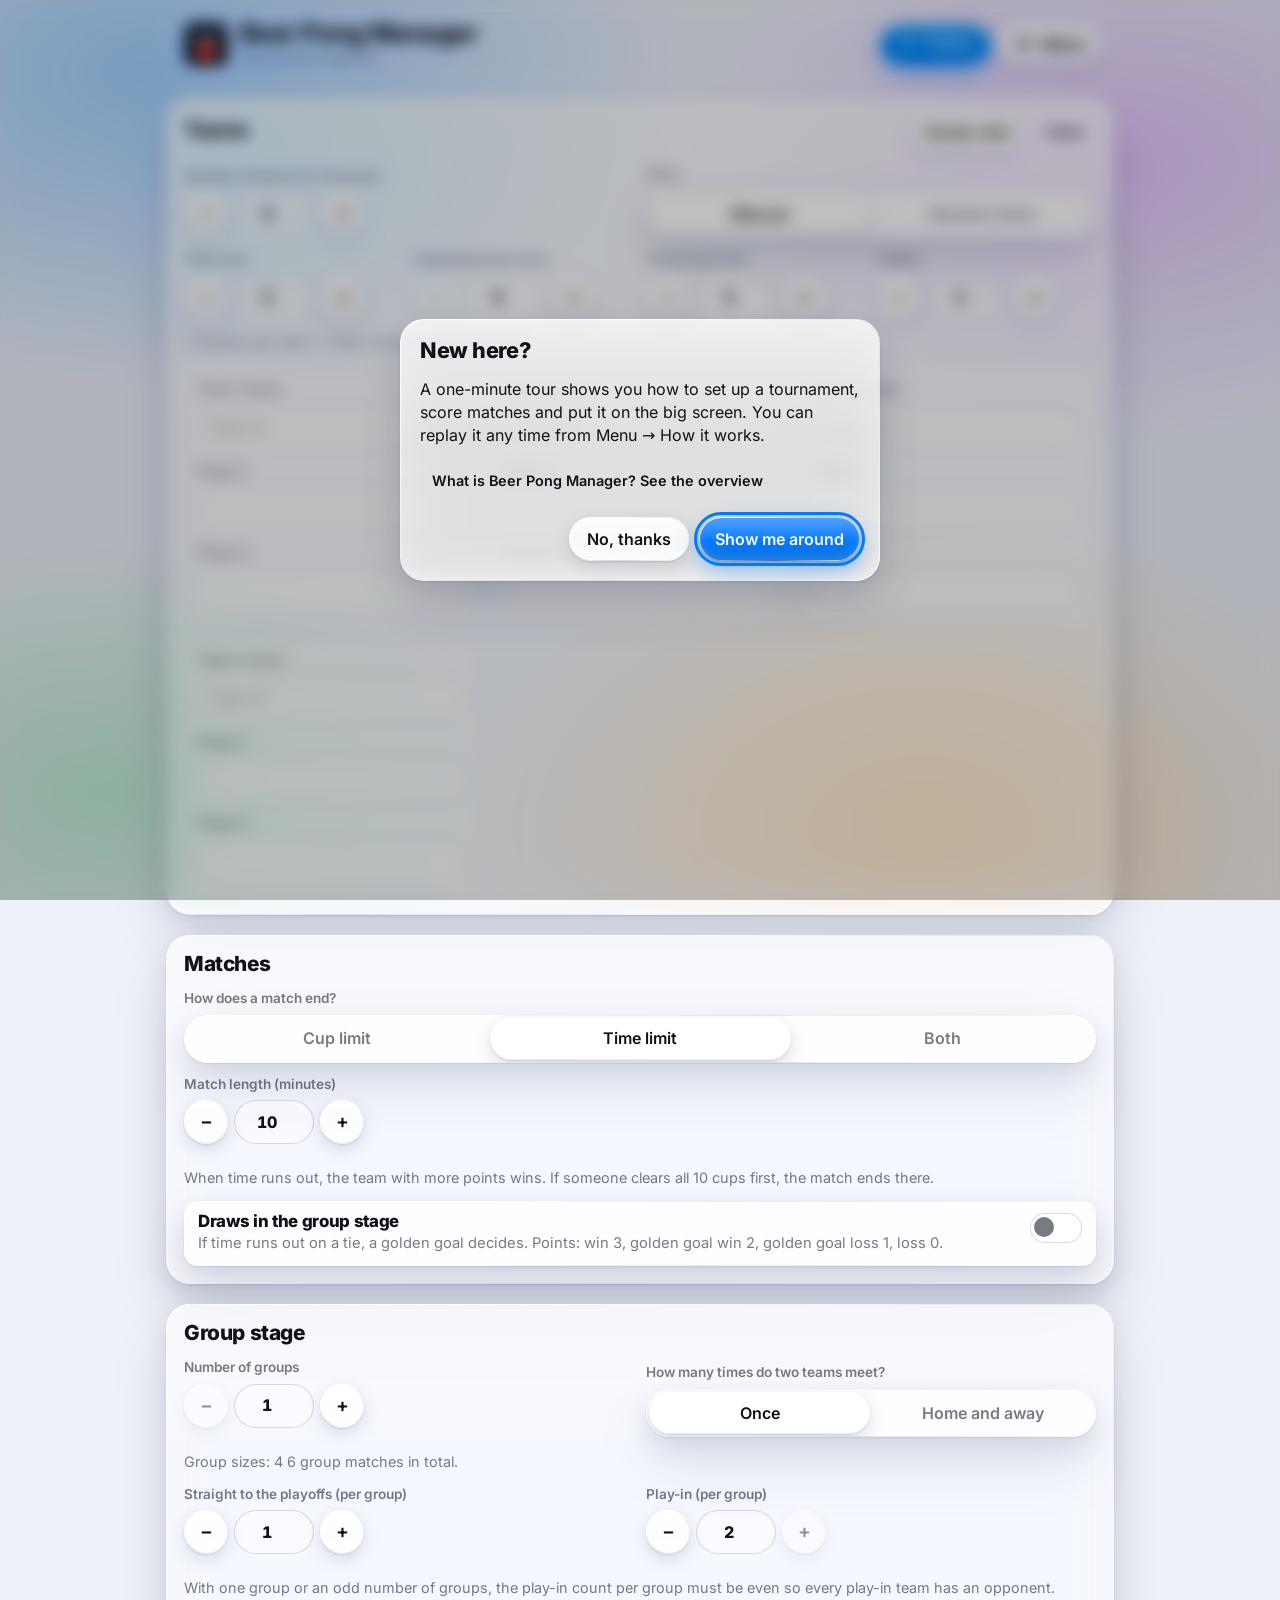
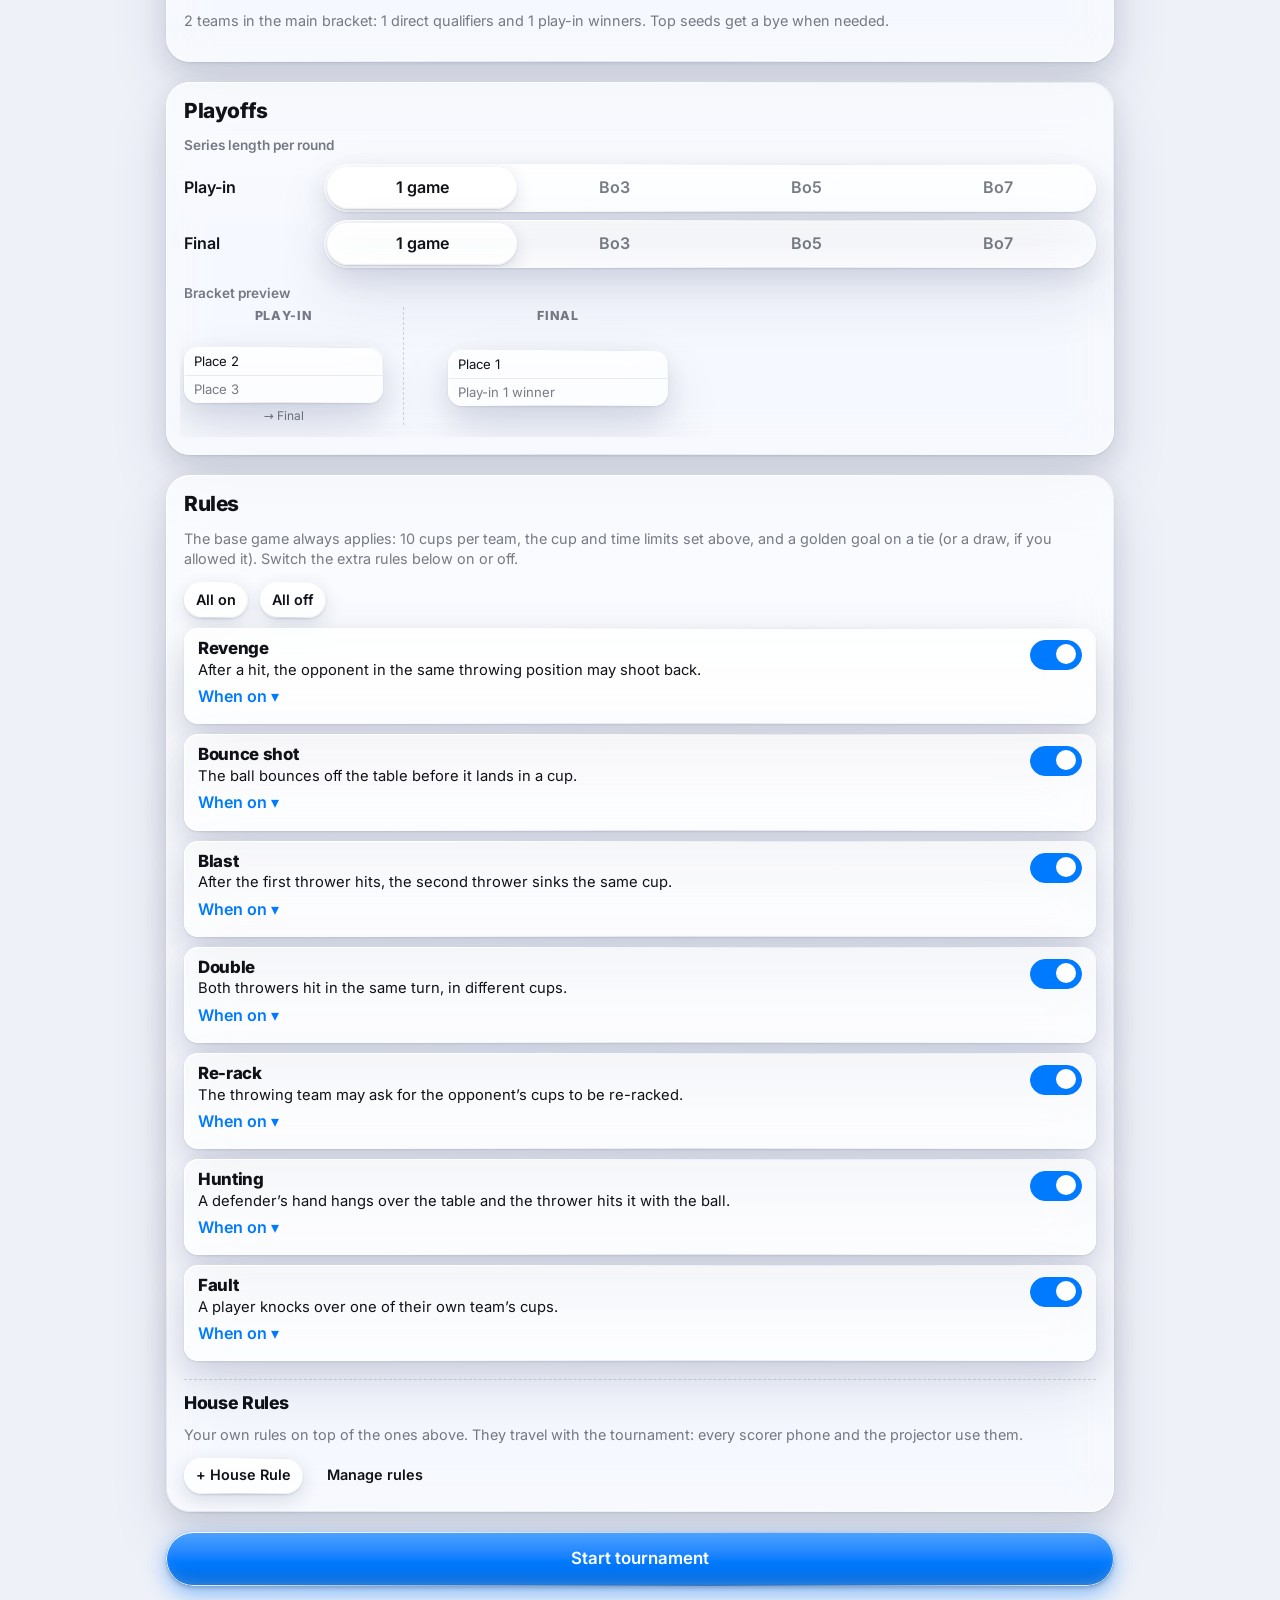
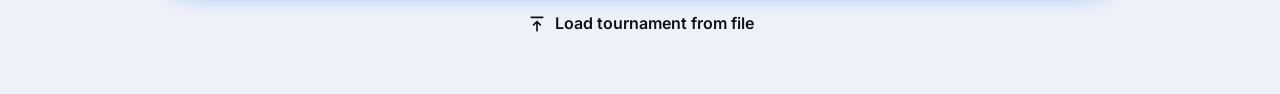
<file: index.html>
<!doctype html>
<html lang="hu">
  <head>
    <meta charset="UTF-8" />
    <meta name="viewport" content="width=device-width, initial-scale=1.0, viewport-fit=cover" />
    <title>Beer Pong Manager</title>
    <meta name="description" content="Beer pong tournament organizer: live match scoring, standings, playoffs and an awards gala." />
    <meta name="theme-color" content="#090b12" />
    <link rel="icon" type="image/png" href="icons/favicon-64.png" />
    <link rel="apple-touch-icon" href="icons/apple-touch-icon.png" />
    <script type="module" crossorigin src="./assets/index-BlAuogKB.js"></script>
    <link rel="stylesheet" crossorigin href="./assets/index-BD3BTIBm.css">
  <link rel="manifest" href="./manifest.webmanifest"></head>
  <body>
    <div id="root"></div>
  </body>
</html>
</file>
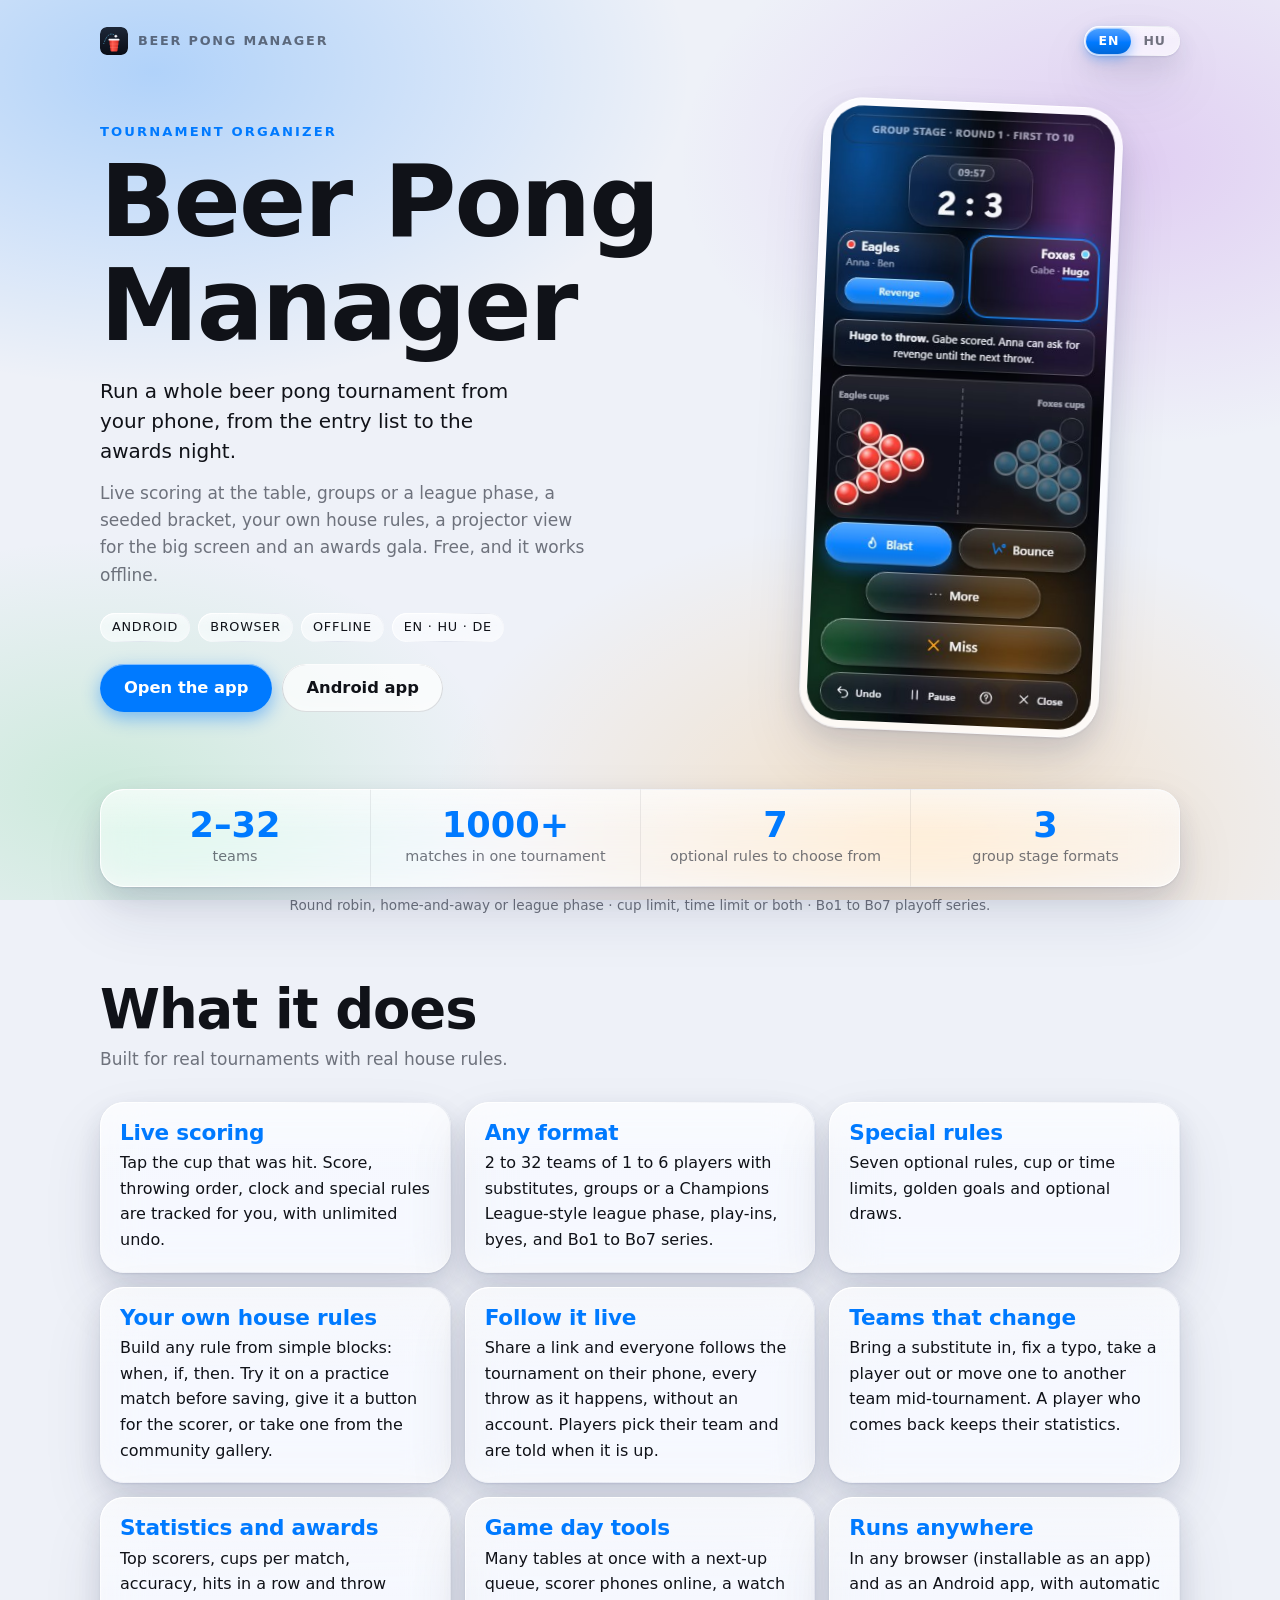
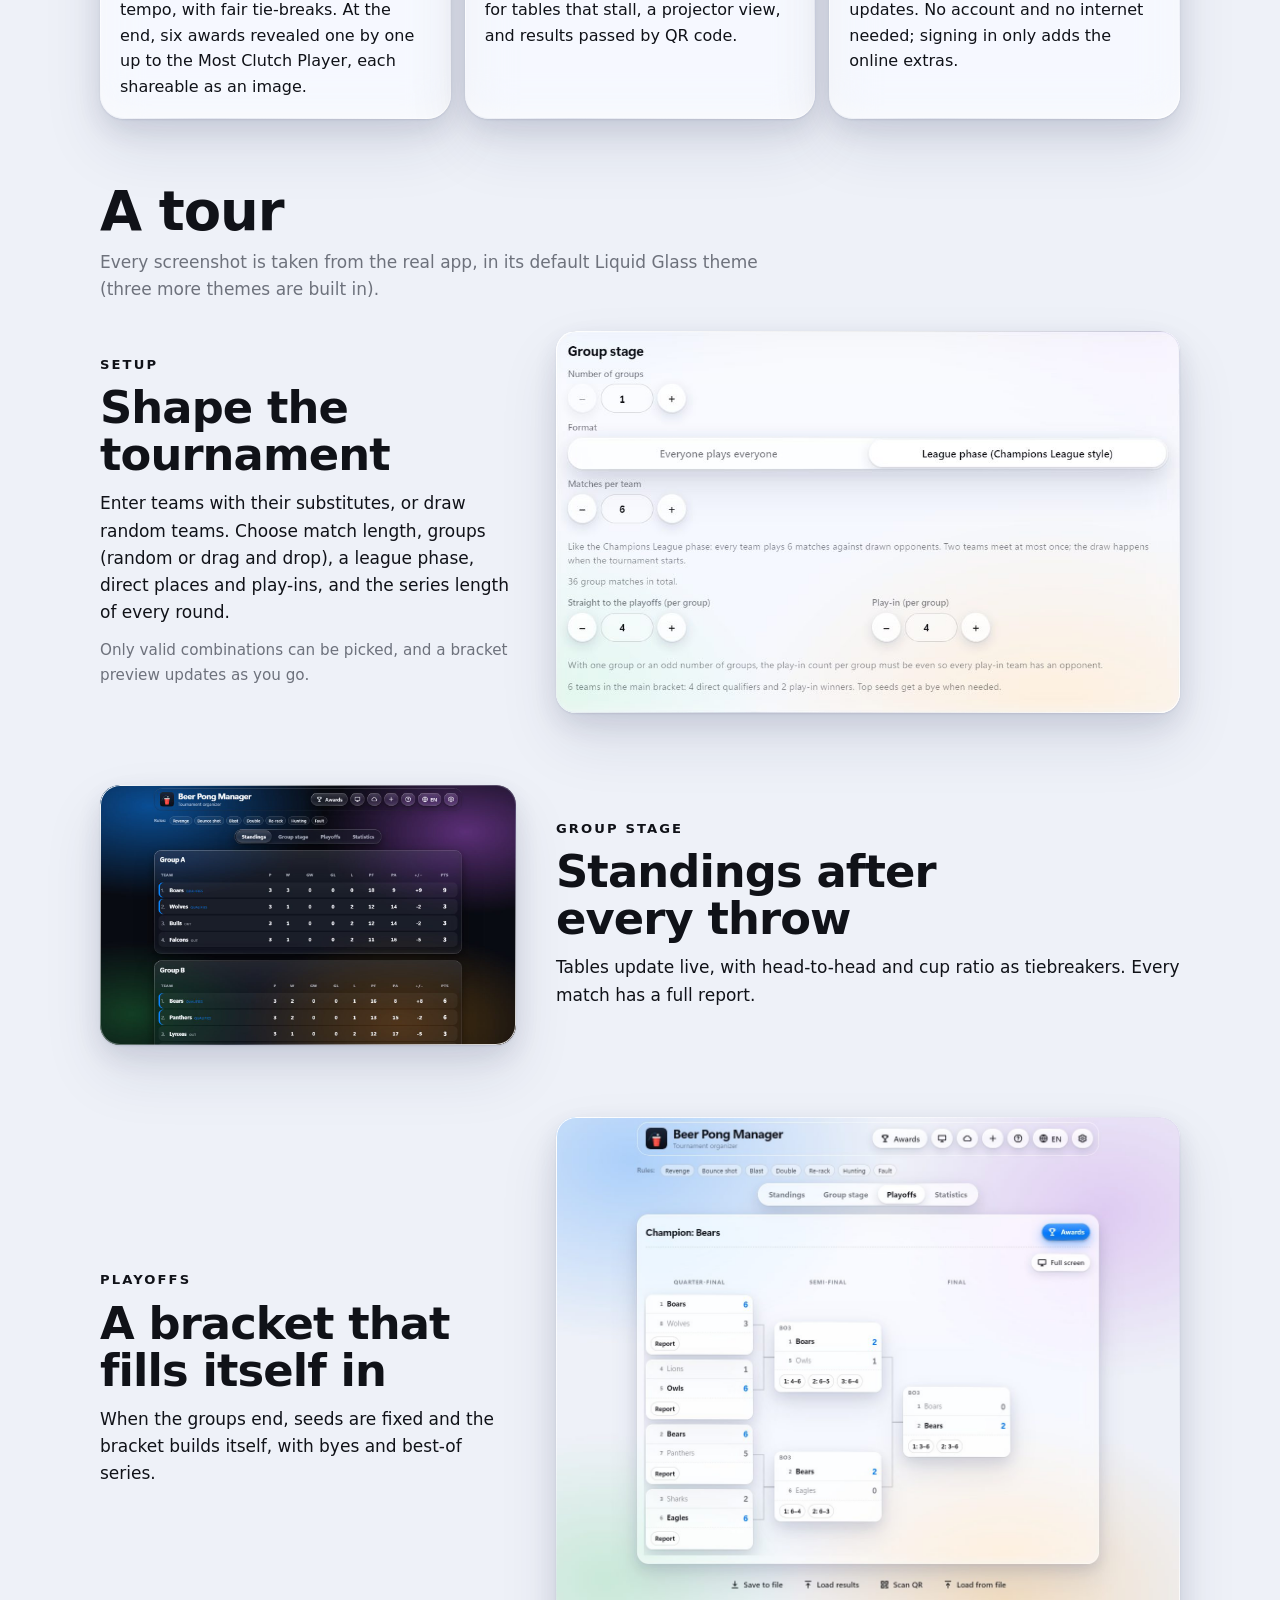
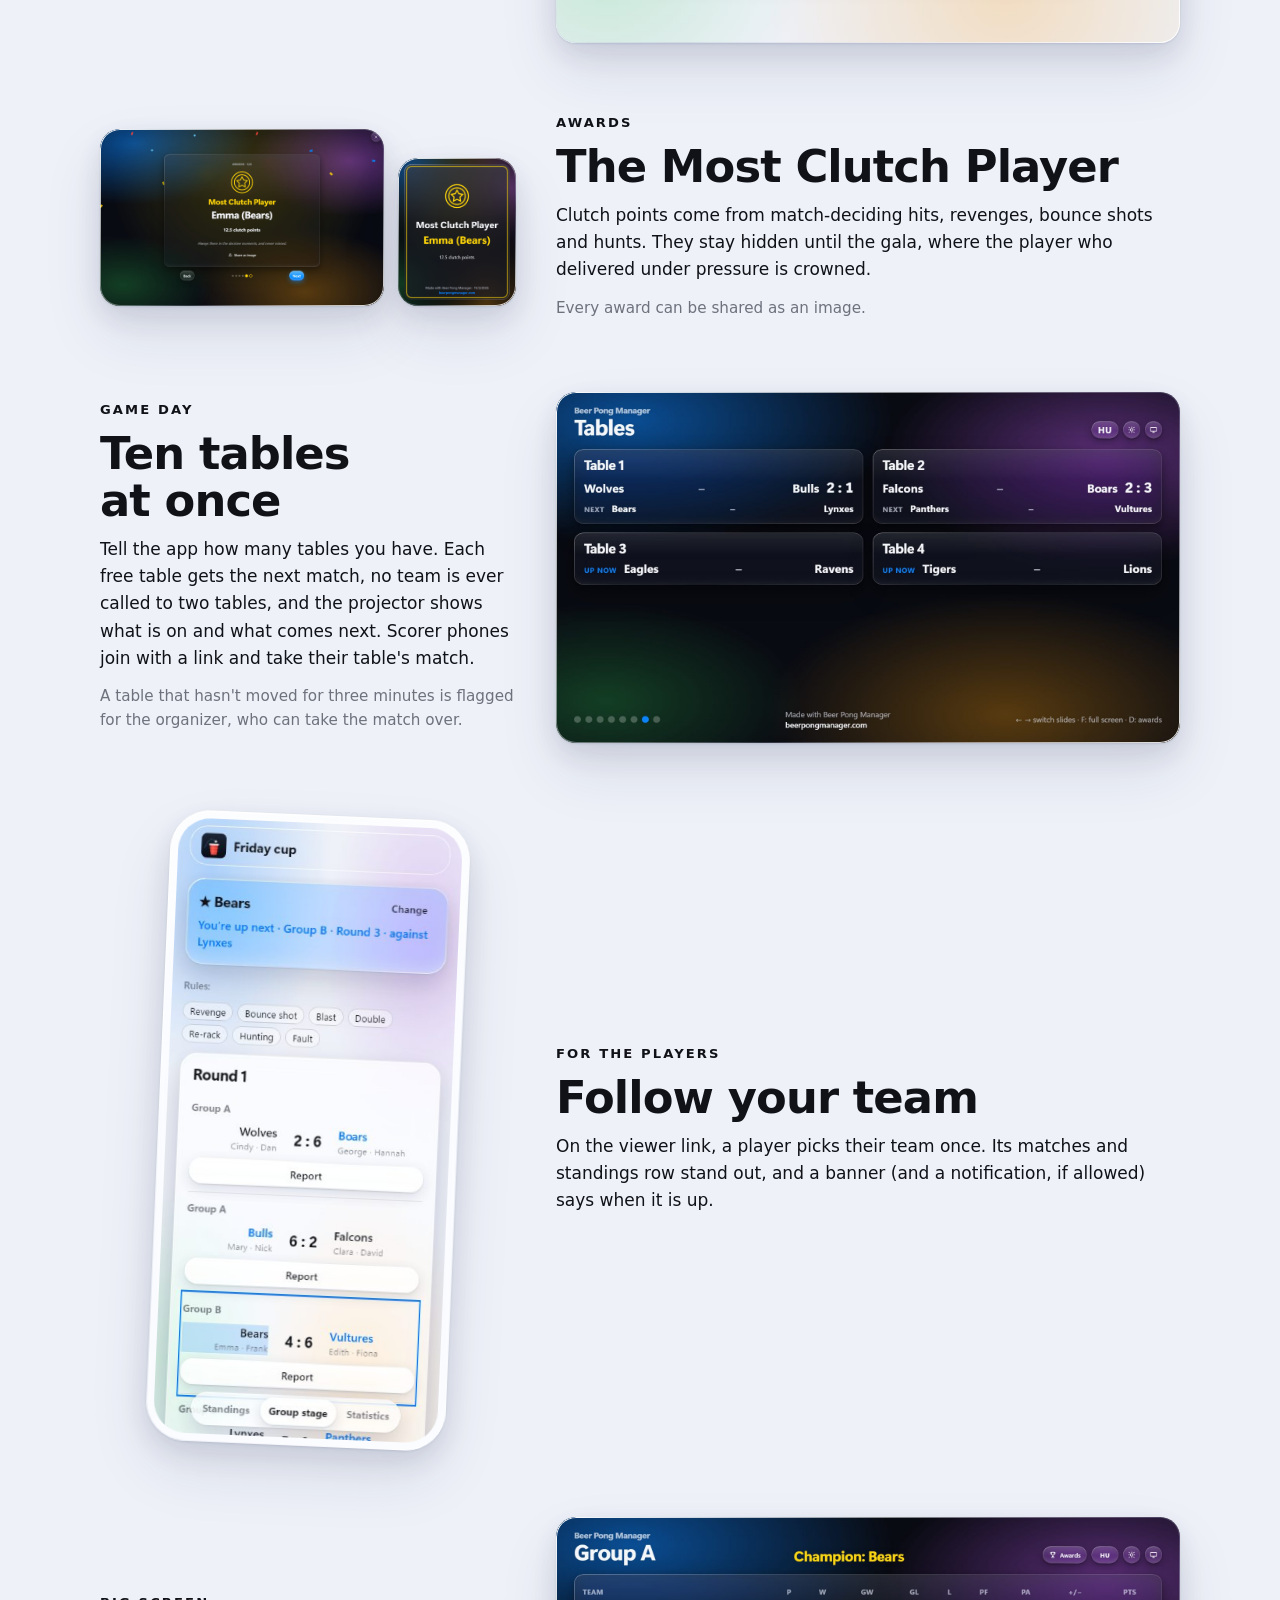
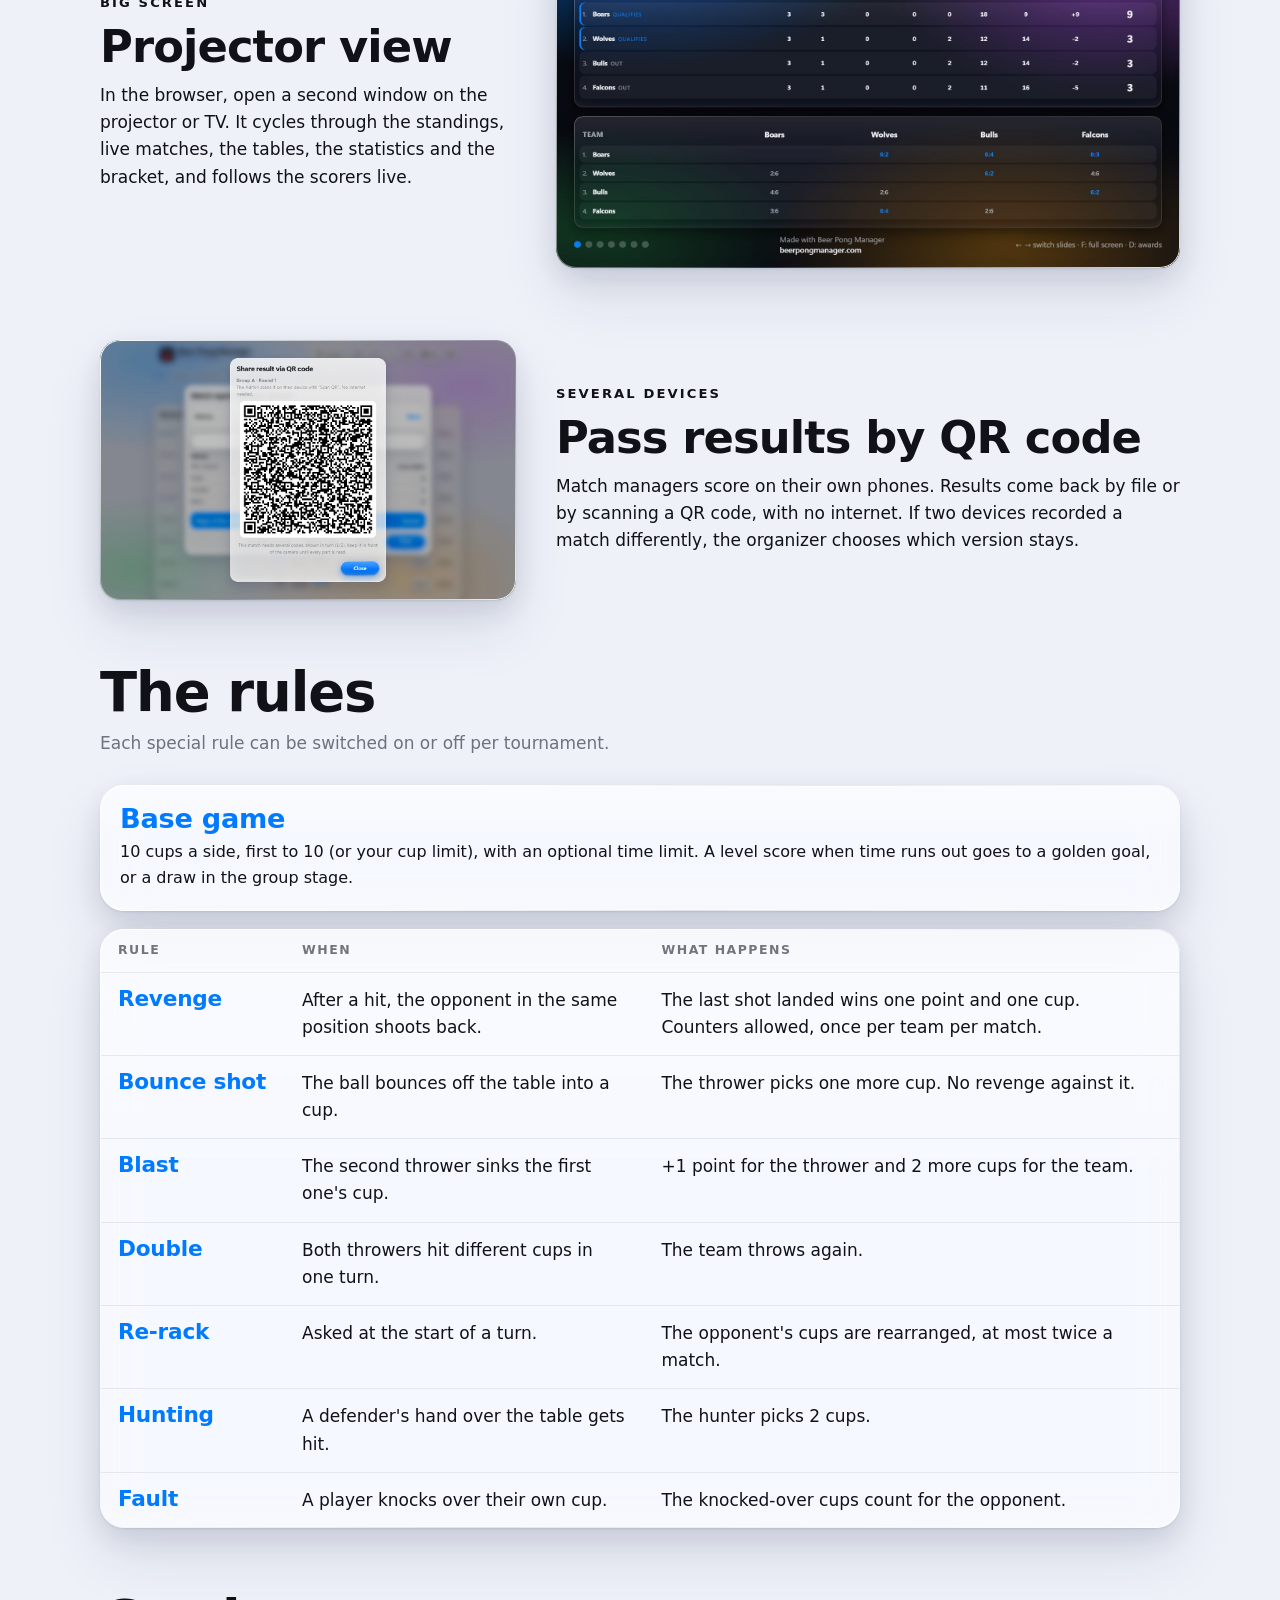
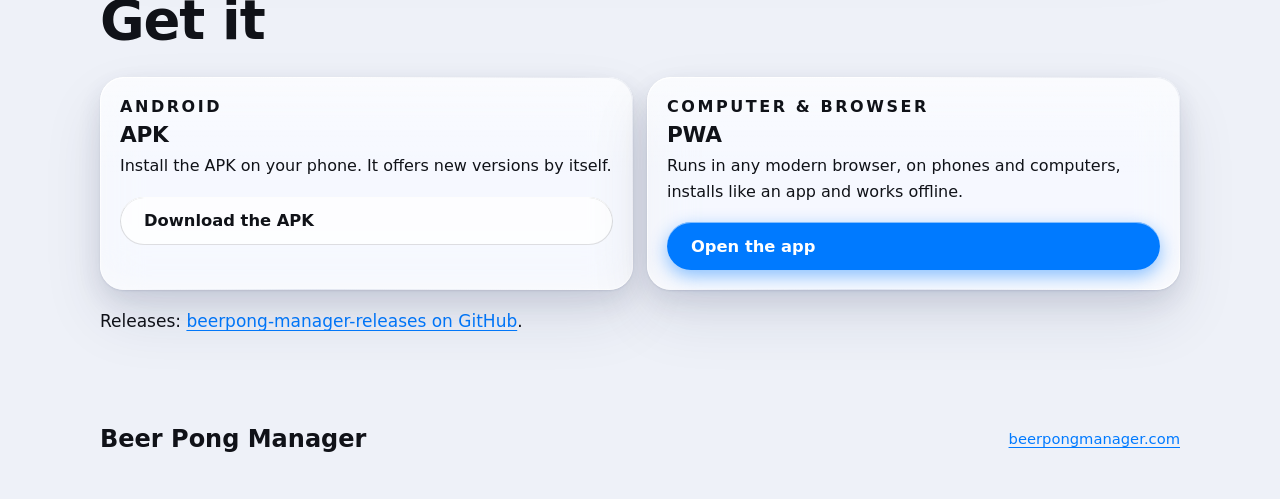
<file: about/index.html>
<!doctype html>
<html lang="en" data-lang="en">
<head>
<meta charset="utf-8">
<meta name="viewport" content="width=device-width, initial-scale=1, viewport-fit=cover">
<title>Beer Pong Manager · run a beer pong tournament from your phone</title>
<meta name="description" content="Run a whole beer pong tournament from your phone: live scoring at the table, groups or a league phase, a seeded bracket, your own house rules, a projector view and an awards gala. Free, works offline.">
<link rel="canonical" href="https://beerpongmanager.com/about/">
<link rel="icon" href="../icons/favicon-64.png">
<link rel="apple-touch-icon" href="../icons/apple-touch-icon.png">
<meta property="og:type" content="website">
<meta property="og:site_name" content="Beer Pong Manager">
<meta property="og:title" content="Beer Pong Manager · run a beer pong tournament from your phone">
<meta property="og:description" content="Live scoring at the table, a bracket that fills itself in, your own house rules and an awards gala. Free, in the browser and on Android.">
<meta property="og:url" content="https://beerpongmanager.com/about/">
<meta property="og:image" content="https://beerpongmanager.com/about/img/og.jpg">
<meta property="og:image:width" content="1200">
<meta property="og:image:height" content="630">
<meta name="twitter:card" content="summary_large_image">
</head>
<body>
<style>
  /* Layout: a poster for the app in its Liquid Glass look: hero with the phone shot, then a tour that alternates text and screenshots, a rules board, and how to get it. Frosted glass panels over a soft colour backdrop, dark-first, light in light mode. */
  :root {
    --bg: #090b12;
    --backdrop: radial-gradient(60% 50% at 12% 8%, rgba(10, 132, 255, 0.5), transparent 70%),
      radial-gradient(50% 45% at 88% 18%, rgba(191, 90, 242, 0.4), transparent 70%),
      radial-gradient(55% 50% at 72% 92%, rgba(255, 159, 10, 0.28), transparent 70%),
      radial-gradient(45% 40% at 8% 88%, rgba(48, 209, 88, 0.22), transparent 70%);
    --board: rgba(28, 30, 40, 0.5);
    --surface: rgba(28, 30, 40, 0.62);
    --ink: #f5f7fb;
    --muted: rgba(235, 240, 255, 0.66);
    --line: rgba(255, 255, 255, 0.12);
    --line-strong: rgba(255, 255, 255, 0.26);
    --beer: #0a84ff;
    --on-beer: #ffffff;
    --home: #ff453a;
    --away: #64d2ff;
    --sheen: linear-gradient(180deg, rgba(255, 255, 255, 0.09), rgba(255, 255, 255, 0) 42%);
    --edge: linear-gradient(140deg, rgba(255, 255, 255, 0.6), rgba(255, 255, 255, 0.14) 28%, rgba(255, 255, 255, 0.04) 55%, rgba(255, 255, 255, 0.3));
    --rim: inset 0 1px 0 rgba(255, 255, 255, 0.22), inset 0 -18px 30px -24px rgba(255, 255, 255, 0.16);
    --shadow: 0 1px 2px rgba(0, 0, 0, 0.3), 0 10px 28px rgba(0, 0, 0, 0.32), 0 28px 64px rgba(0, 0, 0, 0.22);
    --f-display: -apple-system, BlinkMacSystemFont, 'SF Pro Display', 'Segoe UI Variable Display', 'Segoe UI', 'Inter', system-ui, sans-serif;
    --f-body: -apple-system, BlinkMacSystemFont, 'SF Pro Text', 'Segoe UI Variable Text', 'Segoe UI', 'Inter', system-ui, sans-serif;
    --f-num: -apple-system, BlinkMacSystemFont, 'SF Pro Rounded', 'SF Pro Display', 'Segoe UI Variable Display', 'Segoe UI', system-ui, sans-serif;
    color-scheme: dark;
  }
  @media (prefers-color-scheme: light) {
    :root:not([data-theme="dark"]) {
      --bg: #eef1f8;
      --backdrop: radial-gradient(60% 50% at 12% 8%, rgba(0, 122, 255, 0.26), transparent 70%),
        radial-gradient(50% 45% at 88% 18%, rgba(175, 82, 222, 0.22), transparent 70%),
        radial-gradient(55% 50% at 72% 92%, rgba(255, 149, 0, 0.2), transparent 70%),
        radial-gradient(45% 40% at 8% 88%, rgba(52, 199, 89, 0.18), transparent 70%);
      --board: rgba(255, 255, 255, 0.5); --surface: rgba(255, 255, 255, 0.72); --ink: #101218; --muted: rgba(30, 35, 48, 0.62);
      --line: rgba(20, 25, 40, 0.08); --line-strong: rgba(20, 25, 40, 0.18); --beer: #007aff; --on-beer: #ffffff;
      --home: #ff3b30; --away: #32ade6;
      --sheen: linear-gradient(180deg, rgba(255, 255, 255, 0.45), rgba(255, 255, 255, 0) 45%);
      --edge: linear-gradient(140deg, #ffffff, rgba(255, 255, 255, 0.55) 30%, rgba(160, 170, 200, 0.25) 60%, rgba(255, 255, 255, 0.9));
      --rim: inset 0 1px 0 rgba(255, 255, 255, 0.95), inset 0 -18px 30px -24px rgba(255, 255, 255, 0.7);
      --shadow: 0 1px 2px rgba(30, 40, 80, 0.1), 0 10px 28px rgba(30, 40, 80, 0.12), 0 28px 60px rgba(30, 40, 80, 0.1);
      color-scheme: light;
    }
  }
  :root[data-theme="light"] {
    --bg: #eef1f8;
    --backdrop: radial-gradient(60% 50% at 12% 8%, rgba(0, 122, 255, 0.26), transparent 70%),
      radial-gradient(50% 45% at 88% 18%, rgba(175, 82, 222, 0.22), transparent 70%),
      radial-gradient(55% 50% at 72% 92%, rgba(255, 149, 0, 0.2), transparent 70%),
      radial-gradient(45% 40% at 8% 88%, rgba(52, 199, 89, 0.18), transparent 70%);
    --board: rgba(255, 255, 255, 0.5); --surface: rgba(255, 255, 255, 0.72); --ink: #101218; --muted: rgba(30, 35, 48, 0.62);
    --line: rgba(20, 25, 40, 0.08); --line-strong: rgba(20, 25, 40, 0.18); --beer: #007aff; --on-beer: #ffffff;
    --home: #ff3b30; --away: #32ade6;
    --sheen: linear-gradient(180deg, rgba(255, 255, 255, 0.45), rgba(255, 255, 255, 0) 45%);
    --edge: linear-gradient(140deg, #ffffff, rgba(255, 255, 255, 0.55) 30%, rgba(160, 170, 200, 0.25) 60%, rgba(255, 255, 255, 0.9));
    --rim: inset 0 1px 0 rgba(255, 255, 255, 0.95), inset 0 -18px 30px -24px rgba(255, 255, 255, 0.7);
    --shadow: 0 1px 2px rgba(30, 40, 80, 0.1), 0 10px 28px rgba(30, 40, 80, 0.12), 0 28px 60px rgba(30, 40, 80, 0.1);
    color-scheme: light;
  }

  /* Language switch: only the chosen language's copy is shown. */
  html[data-lang="en"] [lang="hu"], html[data-lang="hu"] [lang="en"] { display: none !important; }

  * { box-sizing: border-box; }
  body {
    background: var(--bg);
    background-image: var(--backdrop);
    background-attachment: fixed;
    color: var(--ink);
    font: 400 1.0625rem/1.6 var(--f-body);
    padding-left: max(16px, env(safe-area-inset-left, 0px));
    padding-right: max(16px, env(safe-area-inset-right, 0px));
  }
  .wrap { max-width: 1080px; margin: 0 auto; }
  h1, h2, h3 { font-family: var(--f-display); font-weight: 700; line-height: 1.05; text-wrap: balance; margin: 0; }
  p { margin: 0; }
  a { color: var(--beer); text-underline-offset: 3px; }
  a:focus-visible, button:focus-visible { outline: 2px solid var(--beer); outline-offset: 3px; border-radius: 4px; }
  img { display: block; max-width: 100%; height: auto; }

  /* Top bar */
  .top { display: flex; justify-content: space-between; align-items: center; gap: 12px; padding-block: 18px; }
  .mark { display: flex; align-items: center; gap: 10px; font: 600 0.8rem/1 var(--f-num); letter-spacing: 0.14em; text-transform: uppercase; color: var(--muted); }
  .cups { display: inline-grid; grid-template-columns: repeat(3, 9px); gap: 2px; }
  .cups i { width: 9px; height: 9px; border-radius: 50%; background: var(--home); }
  .cups i:nth-child(n+4) { background: var(--away); }
  .lang { display: inline-flex; border: 1.5px solid var(--line-strong); border-radius: 999px; padding: 2px; }
  .lang button {
    font: 600 0.78rem/1 var(--f-num); letter-spacing: 0.08em; color: var(--muted); background: none; border: 0;
    padding: 7px 12px; border-radius: 999px; cursor: pointer;
  }
  .lang button[aria-pressed="true"] { background: var(--beer); color: var(--on-beer); }

  /* Hero */
  .hero { display: grid; grid-template-columns: minmax(0, 1.15fr) minmax(0, 0.85fr); gap: 48px; align-items: center; padding-block: 28px 56px; }
  .eyebrow { font: 600 0.82rem/1.2 var(--f-num); letter-spacing: 0.16em; text-transform: uppercase; color: var(--beer); }
  .hero h1 { font-size: clamp(3.4rem, 9vw, 6.2rem); margin-block: 10px 18px; }
  .hero .lead { font-size: 1.25rem; line-height: 1.5; max-width: 34ch; }
  .hero .sub { color: var(--muted); margin-top: 14px; max-width: 46ch; }
  .chips { display: flex; flex-wrap: wrap; gap: 8px; margin-top: 24px; }
  .chip { font: 500 0.8rem/1 var(--f-num); letter-spacing: 0.06em; text-transform: uppercase; border: 1.5px solid var(--line-strong); border-radius: 999px; padding: 8px 12px; color: var(--ink); }
  .phone {
    justify-self: center; width: min(100%, 300px); border-radius: 34px; padding: 10px; background: #0f1512;
    box-shadow: var(--shadow), 0 0 0 1.5px var(--line-strong); transform: rotate(2.5deg);
  }
  .phone img { border-radius: 26px; }
  @media (prefers-reduced-motion: no-preference) {
    .phone { transition: transform 0.4s ease; }
    .phone:hover { transform: rotate(0deg) translateY(-4px); }
  }

  /* Score strip: real numbers from the sample tournament */
  .strip { display: grid; grid-template-columns: repeat(4, minmax(0, 1fr)); border-block: 1.5px dashed var(--line-strong); }
  .stat { padding: 18px 12px; text-align: center; }
  .stat + .stat { border-left: 1.5px dashed var(--line); }
  .stat b { display: block; font: 600 2.2rem/1 var(--f-num); color: var(--beer); font-variant-numeric: tabular-nums; }
  .stat span { font-size: 0.9rem; color: var(--muted); }
  .strip-note { margin-top: 8px; text-align: center; font-size: 0.85rem; color: var(--muted); }

  /* Sections */
  section { padding-block: 64px 0; }
  .sec-head { display: grid; gap: 8px; margin-bottom: 28px; max-width: 62ch; }
  .sec-head h2 { font-size: clamp(2.4rem, 5.5vw, 3.4rem); }
  .sec-head p { color: var(--muted); }

  .highlights { display: grid; grid-template-columns: repeat(3, minmax(0, 1fr)); gap: 14px; }
  .hl { background: var(--board); border: 1.5px solid var(--line); border-radius: 10px; padding: 20px; display: grid; gap: 6px; align-content: start; }
  .hl h3 { font-size: 1.9rem; color: var(--beer); }
  .hl p { color: var(--ink); font-size: 1rem; }

  .tour { display: grid; gap: 72px; }
  .stop { display: grid; grid-template-columns: minmax(0, 0.8fr) minmax(0, 1.2fr); gap: 40px; align-items: center; }
  .stop:nth-child(even) .copy { order: 2; }
  .stop .copy { display: grid; gap: 12px; min-width: 0; }
  .stop h3 { font-size: clamp(2.1rem, 4.5vw, 2.8rem); }
  .stop .copy p { color: var(--ink); }
  .stop .copy .note { color: var(--muted); font-size: 0.95rem; }
  .shot { border-radius: 10px; overflow: hidden; box-shadow: var(--shadow), 0 0 0 1.5px var(--line); background: var(--surface); }
  .pair { display: grid; grid-template-columns: minmax(0, 2.4fr) minmax(0, 1fr); gap: 14px; align-items: end; }

  /* Rules board */
  .board { background: var(--board); border: 1.5px solid var(--line-strong); border-radius: 12px; overflow-x: auto; }
  table { width: 100%; border-collapse: collapse; min-width: 560px; }
  th, td { text-align: left; vertical-align: top; padding: 14px 18px; border-bottom: 1.5px dashed var(--line); }
  tr:last-child td { border-bottom: 0; }
  th { font: 600 0.78rem/1.2 var(--f-num); letter-spacing: 0.12em; text-transform: uppercase; color: var(--muted); }
  td:first-child { font: 700 1.55rem/1.1 var(--f-display); color: var(--beer); white-space: nowrap; }
  .basegame { display: grid; grid-template-columns: minmax(0, 1fr); gap: 14px; margin-bottom: 18px; }
  .basegame .hl h3 { font-size: 1.7rem; }

  /* Get it */
  .get { display: grid; grid-template-columns: repeat(2, minmax(0, 1fr)); gap: 14px; }
  .get .hl h3 { color: var(--ink); }
  .get .hl .eyebrow { margin-bottom: 2px; }

  footer { padding-block: 64px 40px; color: var(--muted); font-size: 0.92rem; display: flex; flex-wrap: wrap; justify-content: space-between; gap: 12px; }
  footer .sig { font: 700 1.5rem/1 var(--f-display); color: var(--ink); }

  @media (max-width: 820px) {
    .hero { grid-template-columns: 1fr; gap: 36px; padding-top: 12px; }
    .phone { transform: none; }
    .highlights, .get { grid-template-columns: 1fr; }
    .stop, .stop:nth-child(even) { grid-template-columns: 1fr; gap: 20px; }
    .stop:nth-child(even) .copy { order: 0; }
    .basegame { grid-template-columns: 1fr; }
    .strip { grid-template-columns: repeat(2, minmax(0, 1fr)); }
    .stat:nth-child(3) { border-left: 0; }
    .stat:nth-child(n+3) { border-top: 1.5px dashed var(--line); }
  }
  /* Print / PDF: whole sections stay on one page, no language switch, no hover tilt. */
  @media print {
    html { -webkit-print-color-adjust: exact; print-color-adjust: exact; }
    .lang { display: none; }
    .phone { transform: none; }
    .hero { padding-block: 8px 32px; }
    section { padding-top: 36px; }
    .stop, .hl, .board, .basegame, .strip, .pair, .shot, .sec-head { break-inside: avoid; }
    h2, h3, .sec-head { break-after: avoid; }
    .tour { gap: 40px; }
    footer { padding-block: 36px 0; }
  }
  @media (max-width: 520px) {
    .pair { grid-template-columns: 1fr; }
    .pair .card-img { max-width: 260px; }
  }

  /* Glass material: frosted panels with a sheen, a lit edge (a masked gradient ring) and layered shadows. */
  .hl, .board, .strip, .lang, .chip, .phone, .shot {
    position: relative;
    background: var(--sheen), var(--board);
    -webkit-backdrop-filter: blur(22px) saturate(180%);
    backdrop-filter: blur(22px) saturate(180%);
    border: 0;
    box-shadow: var(--rim), var(--shadow);
  }
  .hl::before, .board::before, .strip::before, .lang::before, .chip::before, .phone::before, .shot::after {
    content: ''; position: absolute; inset: 0; padding: 1px; border-radius: inherit; background: var(--edge); pointer-events: none;
    -webkit-mask: linear-gradient(#000 0 0) content-box, linear-gradient(#000 0 0); -webkit-mask-composite: xor; mask-composite: exclude;
  }
  .hl, .board { border-radius: 24px; }
  .strip { border-radius: 24px; border-block: 0; }
  .stat + .stat { border-left: 1px solid var(--line); }
  .shot { border-radius: 20px; }
  .chip { box-shadow: var(--rim); }
  .phone { border-radius: 40px; padding: 8px; background: var(--sheen), var(--surface); }
  .phone img { border-radius: 32px; }
  h1, h2, h3 { letter-spacing: -0.02em; }
  .hl h3, td:first-child { font-size: 1.35rem; letter-spacing: -0.01em; }
  td:first-child { font-family: var(--f-display); }
  th, td { border-bottom: 1px solid var(--line); }
  .lang button[aria-pressed="true"] {
    background: linear-gradient(180deg, color-mix(in srgb, var(--beer) 70%, white), var(--beer) 55%, color-mix(in srgb, var(--beer) 85%, black));
    box-shadow: inset 0 1px 0 rgba(255, 255, 255, 0.5), 0 4px 12px color-mix(in srgb, var(--beer) 40%, transparent);
  }
  @media (max-width: 820px) {
    .stat:nth-child(n+3) { border-top: 1px solid var(--line); }
  }
  .ctas { display: flex; flex-wrap: wrap; gap: 10px; margin-top: 22px; }
  .cta { display: inline-flex; align-items: center; min-height: 48px; padding: 0 24px; border-radius: 999px; font: 600 1.02rem var(--f-body);
    text-decoration: none; color: var(--ink); background: var(--surface); box-shadow: var(--rim), inset 0 0 0 1px var(--line-strong); }
  .cta.primary { color: var(--on-beer); background: var(--beer);
    box-shadow: inset 0 1px 0 rgba(255, 255, 255, 0.5), 0 6px 18px color-mix(in srgb, var(--beer) 45%, transparent); }
  .cta:focus-visible { outline: 3px solid var(--beer); outline-offset: 3px; }
  .get .cta { margin-top: 12px; }
</style>

<div class="wrap">
  <header class="top">
    <div class="mark"><img src="../icons/logo.svg" alt="" width="28" height="28" style="border-radius: 7px"><span lang="en">Beer Pong Manager</span><span lang="hu">Sörpong Manager</span></div>
    <div class="lang" role="group" aria-label="Language / Nyelv">
      <button type="button" id="lang-en" data-set-lang="en" aria-pressed="true">EN</button>
      <button type="button" id="lang-hu" data-set-lang="hu" aria-pressed="false">HU</button>
    </div>
  </header>

  <main>
    <div class="hero">
      <div>
        <p class="eyebrow"><span lang="en">Tournament organizer</span><span lang="hu">Tornaszervező</span></p>
        <h1><span lang="en">Beer Pong Manager</span><span lang="hu">Sörpong Manager</span></h1>
        <p class="lead">
          <span lang="en">Run a whole beer pong tournament from your phone, from the entry list to the awards night.</span>
          <span lang="hu">Egy teljes sörpong torna a telefonodról, a nevezéstől a díjátadóig.</span>
        </p>
        <p class="sub">
          <span lang="en">Live scoring at the table, groups or a league phase, a seeded bracket, your own house rules, a projector view for the big screen and an awards gala. Free, and it works offline.</span>
          <span lang="hu">Élő pontozás az asztalnál, csoportok vagy ligaszakasz, kiemeléses ágrajz, saját házi szabályok, kivetítő nézet és díjátadó gála. Ingyenes, és internet nélkül is működik.</span>
        </p>
        <div class="chips">
          <span class="chip">Android</span><span class="chip"><span lang="en">Browser</span><span lang="hu">Böngésző</span></span><span class="chip"><span lang="en">Offline</span><span lang="hu">Internet nélkül</span></span><span class="chip">EN · HU · DE</span>
        </div>
        <div class="ctas">
          <a class="cta primary" href="../"><span lang="en">Open the app</span><span lang="hu">Megnyitom az appot</span></a>
          <a class="cta" href="https://github.com/gladiatorguy/beerpong-manager-releases/releases/latest"><span lang="en">Android app</span><span lang="hu">Android app</span></a>
        </div>
      </div>
      <div class="phone"><img src="img/live-match.jpg" alt="Live match scoring on a phone" width="390" height="844"></div>
    </div>

    <div class="strip" aria-label="What it can do">
      <div class="stat"><b>2–32</b><span lang="en">teams</span><span lang="hu">csapat</span></div>
      <div class="stat"><b>1000+</b><span lang="en">matches in one tournament</span><span lang="hu">meccs egy tornán</span></div>
      <div class="stat"><b>7</b><span lang="en">optional rules to choose from</span><span lang="hu">választható szabály</span></div>
      <div class="stat"><b>3</b><span lang="en">group stage formats</span><span lang="hu">alapszakasz-forma</span></div>
    </div>
    <p class="strip-note"><span lang="en">Round robin, home-and-away or league phase · cup limit, time limit or both · Bo1 to Bo7 playoff series.</span><span lang="hu">Körmérkőzés, oda-vissza vagy ligaszakasz · pohárlimit, időlimit vagy mindkettő · Bo1–Bo7 rájátszás-párharcok.</span></p>

    <section aria-labelledby="h-highlights">
      <div class="sec-head">
        <h2 id="h-highlights"><span lang="en">What it does</span><span lang="hu">Mit tud?</span></h2>
        <p><span lang="en">Built for real tournaments with real house rules.</span><span lang="hu">Valódi tornákra, valódi házi szabályokkal.</span></p>
      </div>
      <div class="highlights">
        <div class="hl"><h3><span lang="en">Live scoring</span><span lang="hu">Élő pontozás</span></h3><p><span lang="en">Tap the cup that was hit. Score, throwing order, clock and special rules are tracked for you, with unlimited undo.</span><span lang="hu">Rábökök a lelőtt pohárra. Az állást, a dobósorrendet, az órát és a speciális szabályokat az app vezeti, korlátlan visszavonással.</span></p></div>
        <div class="hl"><h3><span lang="en">Any format</span><span lang="hu">Bármilyen formátum</span></h3><p><span lang="en">2 to 32 teams of 1 to 6 players with substitutes, groups or a Champions League-style league phase, play-ins, byes, and Bo1 to Bo7 series.</span><span lang="hu">2–32 csapat, csapatonként 1–6 játékos cserékkel, csoportok vagy BL-szerű ligaszakasz, play-in, erőnyerők, és Bo1–Bo7 párharcok.</span></p></div>
        <div class="hl"><h3><span lang="en">Special rules</span><span lang="hu">Speciális szabályok</span></h3><p><span lang="en">Seven optional rules, cup or time limits, golden goals and optional draws.</span><span lang="hu">Hét kapcsolható szabály, pohár- vagy időlimit, aranygól és választható döntetlen.</span></p></div>
        <div class="hl"><h3><span lang="en">Your own house rules</span><span lang="hu">Saját házi szabályok</span></h3><p><span lang="en">Build any rule from simple blocks: when, if, then. Try it on a practice match before saving, give it a button for the scorer, or take one from the community gallery.</span><span lang="hu">Bármilyen szabály összerakható egyszerű elemekből: amikor, ha, akkor. Mentés előtt kipróbálhatod egy próbameccsen, kaphat gombot a pontozónak, vagy átvehetsz egyet a közösségi galériából.</span></p></div>
        <div class="hl"><h3><span lang="en">Follow it live</span><span lang="hu">Élőben követhető</span></h3><p><span lang="en">Share a link and everyone follows the tournament on their phone, every throw as it happens, without an account. Players pick their team and are told when it is up.</span><span lang="hu">Megosztasz egy linket, és mindenki a telefonján követi a tornát, dobásról dobásra, fiók nélkül. A játékosok kiválasztják a csapatukat, és szól nekik, ha jönnek.</span></p></div>
        <div class="hl"><h3><span lang="en">Teams that change</span><span lang="hu">Változó csapatok</span></h3><p><span lang="en">Bring a substitute in, fix a typo, take a player out or move one to another team mid-tournament. A player who comes back keeps their statistics.</span><span lang="hu">Torna közben beállíthatsz cserét, javíthatsz elírást, kivehetsz vagy másik csapatba vihetsz egy játékost. Aki visszatér, viszi a statisztikáját.</span></p></div>
        <div class="hl"><h3><span lang="en">Statistics and awards</span><span lang="hu">Statisztika és díjátadó</span></h3><p><span lang="en">Top scorers, cups per match, accuracy, hits in a row and throw tempo, with fair tie-breaks. At the end, six awards revealed one by one up to the Most Clutch Player, each shareable as an image.</span><span lang="hu">Pontdobók, pohár/meccs, pontosság, találatsorozat és dobási tempó, igazságos sorrenddel egyenlőségnél. A végén hat díj, egyenként felfedve A Torna Kuplungjáig, mindegyik megosztható képként.</span></p></div>
        <div class="hl"><h3><span lang="en">Game day tools</span><span lang="hu">Helyszíni eszközök</span></h3><p><span lang="en">Many tables at once with a next-up queue, scorer phones online, a watch for tables that stall, a projector view, and results passed by QR code.</span><span lang="hu">Sok asztal egyszerre, „ki következik” sorral, online pontozó telefonok, figyelő az elakadt asztalokra, kivetítő nézet és QR-kódos eredményátadás.</span></p></div>
        <div class="hl"><h3><span lang="en">Runs anywhere</span><span lang="hu">Bárhol fut</span></h3><p><span lang="en">In any browser (installable as an app) and as an Android app, with automatic updates. No account and no internet needed; signing in only adds the online extras.</span><span lang="hu">Bármely böngészőben (appként telepíthető) és Android-appként, automatikus frissítéssel. Fiók és internet nélkül is működik; belépni csak az online extrákhoz kell.</span></p></div>
      </div>
    </section>

    <section aria-labelledby="h-tour">
      <div class="sec-head">
        <h2 id="h-tour"><span lang="en">A tour</span><span lang="hu">Körbevezetés</span></h2>
        <p><span lang="en">Every screenshot is taken from the real app, in its default Liquid Glass theme (three more themes are built in).</span><span lang="hu">Minden kép a valódi alkalmazásról készült, az alapértelmezett Üveg (Liquid Glass) témában (még három téma választható).</span></p>
      </div>
      <div class="tour">
        <div class="stop">
          <div class="copy">
            <p class="eyebrow"><span lang="en">Setup</span><span lang="hu">Beállítás</span></p>
            <h3><span lang="en">Shape the tournament</span><span lang="hu">Formáld a tornát</span></h3>
            <p><span lang="en">Enter teams with their substitutes, or draw random teams. Choose match length, groups (random or drag and drop), a league phase, direct places and play-ins, and the series length of every round.</span><span lang="hu">Add meg a csapatokat a cseréikkel, vagy sorsolj csapatokat. Állítsd be a meccshosszt, a csoportokat (sorsolva vagy áthúzással), a ligaszakaszt, a továbbjutást és a párharcok hosszát.</span></p>
            <p class="note"><span lang="en">Only valid combinations can be picked, and a bracket preview updates as you go.</span><span lang="hu">Csak érvényes beállítás választható, és az ágrajz előnézete közben frissül.</span></p>
          </div>
          <div class="shot"><img src="img/setup.jpg" alt="Tournament setup with the league phase" width="948" height="586" loading="lazy"></div>
        </div>

        <div class="stop">
          <div class="copy">
            <p class="eyebrow"><span lang="en">Group stage</span><span lang="hu">Alapszakasz</span></p>
            <h3><span lang="en">Standings after every throw</span><span lang="hu">Tabella minden dobás után</span></h3>
            <p><span lang="en">Tables update live, with head-to-head and cup ratio as tiebreakers. Every match has a full report.</span><span lang="hu">A tabella élőben frissül, holtversenynél az egymás elleni eredmény és a pohárarány dönt. Minden meccsről részletes jegyzőkönyv készül.</span></p>
          </div>
          <div class="shot"><img src="img/standings.jpg" alt="Group standings" width="1280" height="800" loading="lazy"></div>
        </div>

        <div class="stop">
          <div class="copy">
            <p class="eyebrow"><span lang="en">Playoffs</span><span lang="hu">Rájátszás</span></p>
            <h3><span lang="en">A bracket that fills itself in</span><span lang="hu">Az ágrajz magától kitöltődik</span></h3>
            <p><span lang="en">When the groups end, seeds are fixed and the bracket builds itself, with byes and best-of series.</span><span lang="hu">A csoportkör végén rögzül a kiemelés, és felépül az ágrajz, erőnyerőkkel és párharc-sorozatokkal.</span></p>
          </div>
          <div class="shot"><img src="img/bracket.jpg" alt="Playoff bracket" width="1280" height="1080" loading="lazy"></div>
        </div>

        <div class="stop">
          <div class="copy">
            <p class="eyebrow"><span lang="en">Awards</span><span lang="hu">Díjátadó</span></p>
            <h3><span lang="en">The Most Clutch Player</span><span lang="hu">A Torna Kuplungja (Torna MVP)</span></h3>
            <p><span lang="en">Clutch points come from match-deciding hits, revenges, bounce shots and hunts. They stay hidden until the gala, where the player who delivered under pressure is crowned.</span><span lang="hu">Kuplung pont jár a meccsdöntő találatokért, revansokért, pattintásokért és vadászatokért. A gáláig rejtve marad, ott derül ki, ki bírta a nyomást a legjobban.</span></p>
            <p class="note"><span lang="en">Every award can be shared as an image.</span><span lang="hu">Minden díj megosztható képként.</span></p>
          </div>
          <div class="pair">
            <div class="shot"><img src="img/awards.jpg" alt="Awards gala: Most Clutch Player" width="1280" height="800" loading="lazy"></div>
            <div class="shot card-img"><img src="img/share-card.png" alt="Shareable award card" width="1080" height="1350" loading="lazy"></div>
          </div>
        </div>

        <div class="stop">
          <div class="copy">
            <p class="eyebrow"><span lang="en">Game day</span><span lang="hu">Versenynap</span></p>
            <h3><span lang="en">Ten tables at once</span><span lang="hu">Tíz asztal egyszerre</span></h3>
            <p><span lang="en">Tell the app how many tables you have. Each free table gets the next match, no team is ever called to two tables, and the projector shows what is on and what comes next. Scorer phones join with a link and take their table's match.</span><span lang="hu">Megadod, hány asztal van. Minden szabad asztal megkapja a következő meccset, egy csapatot sosem hív két asztalhoz, a kivetítő pedig mutatja, mi megy és mi következik. A pontozó telefonok egy linkkel csatlakoznak, és az asztaluk meccsét kapják.</span></p>
            <p class="note"><span lang="en">A table that hasn't moved for three minutes is flagged for the organizer, who can take the match over.</span><span lang="hu">Ha egy asztalnál három perce nem dobtak, a szervező jelzést kap, és átveheti a meccset.</span></p>
          </div>
          <div class="shot"><img src="img/tables.jpg" alt="The projector's Tables slide: what is on and what comes next at each table" width="1600" height="900" loading="lazy"></div>
        </div>

        <div class="stop">
          <div class="copy">
            <p class="eyebrow"><span lang="en">For the players</span><span lang="hu">A játékosoknak</span></p>
            <h3><span lang="en">Follow your team</span><span lang="hu">Kövesd a csapatod</span></h3>
            <p><span lang="en">On the viewer link, a player picks their team once. Its matches and standings row stand out, and a banner (and a notification, if allowed) says when it is up.</span><span lang="hu">A nézői linken a játékos egyszer kiválasztja a csapatát. A meccsei és a tabellasora kiemelve jelennek meg, egy sáv (és ha engedi, értesítés) pedig szól, ha jönnek.</span></p>
          </div>
          <div class="phone"><img src="img/follow-team.jpg" alt="The viewer page following a team: up next" width="390" height="844" loading="lazy"></div>
        </div>

        <div class="stop">
          <div class="copy">
            <p class="eyebrow"><span lang="en">Big screen</span><span lang="hu">Kivetítő</span></p>
            <h3><span lang="en">Projector view</span><span lang="hu">Kivetítő nézet</span></h3>
            <p><span lang="en">In the browser, open a second window on the projector or TV. It cycles through the standings, live matches, the tables, the statistics and the bracket, and follows the scorers live.</span><span lang="hu">A böngészőben nyiss egy második ablakot a kivetítőn vagy a tévén. Váltakozva mutatja a tabellákat, az élő meccseket, az asztalokat, a statisztikát és az ágrajzat, élőben követve.</span></p>
          </div>
          <div class="shot"><img src="img/projector.jpg" alt="Projector view with the bracket" width="1600" height="900" loading="lazy"></div>
        </div>

        <div class="stop">
          <div class="copy">
            <p class="eyebrow"><span lang="en">Several devices</span><span lang="hu">Több eszköz</span></p>
            <h3><span lang="en">Pass results by QR code</span><span lang="hu">Eredmény QR-kóddal</span></h3>
            <p><span lang="en">Match managers score on their own phones. Results come back by file or by scanning a QR code, with no internet. If two devices recorded a match differently, the organizer chooses which version stays.</span><span lang="hu">A meccsfelelősök a saját telefonjukon pontoznak. Az eredmény fájlban vagy QR-kóddal jön vissza, internet nélkül. Ha két eszközön máshogy rögzítettek egy meccset, a szervező választ.</span></p>
          </div>
          <div class="shot"><img src="img/qr.jpg" alt="Passing a result by QR code" width="1280" height="800" loading="lazy"></div>
        </div>
      </div>
    </section>

    <section aria-labelledby="h-rules">
      <div class="sec-head">
        <h2 id="h-rules"><span lang="en">The rules</span><span lang="hu">A szabályok</span></h2>
        <p><span lang="en">Each special rule can be switched on or off per tournament.</span><span lang="hu">Minden speciális szabály tornánként ki-be kapcsolható.</span></p>
      </div>
      <div class="basegame">
        <div class="hl"><h3><span lang="en">Base game</span><span lang="hu">Alapjáték</span></h3><p><span lang="en">10 cups a side, first to 10 (or your cup limit), with an optional time limit. A level score when time runs out goes to a golden goal, or a draw in the group stage.</span><span lang="hu">Oldalanként 10 pohár, 10 pontig (vagy a beállított pohárlimitig), választható időlimittel. Lejárt időnél egyenlő állásnál aranygól dönt, a csoportkörben lehet döntetlen is.</span></p></div>
      </div>
      <div class="board">
        <table>
          <thead><tr><th><span lang="en">Rule</span><span lang="hu">Szabály</span></th><th><span lang="en">When</span><span lang="hu">Mikor</span></th><th><span lang="en">What happens</span><span lang="hu">Mi történik</span></th></tr></thead>
          <tbody>
            <tr><td><span lang="en">Revenge</span><span lang="hu">Revans</span></td><td><span lang="en">After a hit, the opponent in the same position shoots back.</span><span lang="hu">Találat után az ellenfél ugyanabban a pozícióban visszadob.</span></td><td><span lang="en">The last shot landed wins one point and one cup. Counters allowed, once per team per match.</span><span lang="hu">Az utolsó sikeres dobás nyer: egy pont, egy pohár. Ellen-revans is lehet, csapatonként meccsenként egyszer.</span></td></tr>
            <tr><td><span lang="en">Bounce shot</span><span lang="hu">Pattintás</span></td><td><span lang="en">The ball bounces off the table into a cup.</span><span lang="hu">A labda az asztalról pattanva megy a pohárba.</span></td><td><span lang="en">The thrower picks one more cup. No revenge against it.</span><span lang="hu">A dobó még egy poharat választ. Ellene nincs revans.</span></td></tr>
            <tr><td><span lang="en">Blast</span><span lang="hu">Robbantás</span></td><td><span lang="en">The second thrower sinks the first one's cup.</span><span lang="hu">A második dobó ugyanabba a pohárba talál.</span></td><td><span lang="en">+1 point for the thrower and 2 more cups for the team.</span><span lang="hu">+1 pont a dobónak és még 2 pohár a csapatnak.</span></td></tr>
            <tr><td><span lang="en">Double</span><span lang="hu">Dupla</span></td><td><span lang="en">Both throwers hit different cups in one turn.</span><span lang="hu">Egy körben mindkét dobó más-más pohárba talál.</span></td><td><span lang="en">The team throws again.</span><span lang="hu">A csapat újra dob.</span></td></tr>
            <tr><td><span lang="en">Re-rack</span><span lang="hu">Rendezés</span></td><td><span lang="en">Asked at the start of a turn.</span><span lang="hu">Kör elején kérhető.</span></td><td><span lang="en">The opponent's cups are rearranged, at most twice a match.</span><span lang="hu">Az ellenfél poharai új helyre kerülnek, meccsenként legfeljebb kétszer.</span></td></tr>
            <tr><td><span lang="en">Hunting</span><span lang="hu">Vadászat</span></td><td><span lang="en">A defender's hand over the table gets hit.</span><span lang="hu">Eltalálják a védekező asztal fölé lógó kezét.</span></td><td><span lang="en">The hunter picks 2 cups.</span><span lang="hu">A vadász 2 poharat választ.</span></td></tr>
            <tr><td>Fault</td><td><span lang="en">A player knocks over their own cup.</span><span lang="hu">Egy játékos leveri a saját poharát.</span></td><td><span lang="en">The knocked-over cups count for the opponent.</span><span lang="hu">A levert poharak az ellenfélnek érnek pontot.</span></td></tr>
          </tbody>
        </table>
      </div>
    </section>

    <section aria-labelledby="h-get">
      <div class="sec-head">
        <h2 id="h-get"><span lang="en">Get it</span><span lang="hu">Hogyan kapod meg?</span></h2>
      </div>
      <div class="get">
        <div class="hl"><p class="eyebrow">Android</p><h3><span lang="en">APK</span><span lang="hu">APK</span></h3><p><span lang="en">Install the APK on your phone. It offers new versions by itself.</span><span lang="hu">Telepítsd az APK-t a telefonodra. Az új verziókat magától felajánlja.</span></p><a class="cta" href="https://github.com/gladiatorguy/beerpong-manager-releases/releases/latest"><span lang="en">Download the APK</span><span lang="hu">APK letöltése</span></a></div>
                <div class="hl"><p class="eyebrow"><span lang="en">Computer &amp; browser</span><span lang="hu">Gép és böngésző</span></p><h3>PWA</h3><p><span lang="en">Runs in any modern browser, on phones and computers, installs like an app and works offline.</span><span lang="hu">Bármely modern böngészőben fut, telefonon és gépen is, appként telepíthető, és offline is működik.</span></p><a class="cta primary" href="../"><span lang="en">Open the app</span><span lang="hu">Megnyitom az appot</span></a></div>
      </div>
      <p class="sec-head" style="margin-top:18px"><span lang="en">Releases: <a href="https://github.com/gladiatorguy/beerpong-manager-releases/releases">beerpong-manager-releases on GitHub</a>.</span><span lang="hu">Kiadások: <a href="https://github.com/gladiatorguy/beerpong-manager-releases/releases">beerpong-manager-releases a GitHubon</a>.</span></p>
    </section>
  </main>

  <footer>
    <span class="sig"><span lang="en">Beer Pong Manager</span><span lang="hu">Sörpong Manager</span></span>
    <a href="../">beerpongmanager.com</a>
  </footer>
</div>

<script>
  (function () {
    var root = document.documentElement;
    function setLang(lang) {
      root.setAttribute('data-lang', lang);
      root.lang = lang;
      document.querySelectorAll('[data-set-lang]').forEach(function (b) {
        b.setAttribute('aria-pressed', String(b.getAttribute('data-set-lang') === lang));
      });
      try { localStorage.setItem('bpm-lang', lang); } catch (e) {}
    }
    var saved = null;
    try { saved = localStorage.getItem('bpm-lang'); } catch (e) {}
    var initial = saved || ((navigator.language || '').toLowerCase().indexOf('hu') === 0 ? 'hu' : 'en');
    setLang(initial === 'hu' ? 'hu' : 'en');
    document.querySelectorAll('[data-set-lang]').forEach(function (b) {
      b.addEventListener('click', function () { setLang(b.getAttribute('data-set-lang')); });
    });
  })();
</script>
</body>
</html>
</file>
<file: assets/index-BD3BTIBm.css>
@font-face{font-family:Caveat;font-style:normal;font-display:swap;font-weight:700;src:url(./caveat-latin-700-normal-CQZB3o8M.woff2) format("woff2"),url(./caveat-latin-700-normal-hw3CreLM.woff) format("woff")}@font-face{font-family:Caveat;font-style:normal;font-display:swap;font-weight:700;src:url(./caveat-latin-ext-700-normal-CMKq6Z0r.woff2) format("woff2"),url(./caveat-latin-ext-700-normal-CsVVTREE.woff) format("woff")}@font-face{font-family:Oswald;font-style:normal;font-display:swap;font-weight:600;src:url(./oswald-latin-600-normal-BngA6tR6.woff2) format("woff2"),url(./oswald-latin-600-normal-BdjNFnxE.woff) format("woff")}@font-face{font-family:Oswald;font-style:normal;font-display:swap;font-weight:600;src:url(./oswald-latin-ext-600-normal-cQLafboJ.woff2) format("woff2"),url(./oswald-latin-ext-600-normal-CQ-mVjAx.woff) format("woff")}@font-face{font-family:"Source Sans 3";font-style:normal;font-display:swap;font-weight:400;src:url(./source-sans-3-latin-400-normal-D-qvVDfm.woff2) format("woff2"),url(./source-sans-3-latin-400-normal-BUqGJvNN.woff) format("woff")}@font-face{font-family:"Source Sans 3";font-style:normal;font-display:swap;font-weight:400;src:url(./source-sans-3-latin-ext-400-normal-Du_YCBpw.woff2) format("woff2"),url(./source-sans-3-latin-ext-400-normal-vuoMEyDZ.woff) format("woff")}@font-face{font-family:"Source Sans 3";font-style:normal;font-display:swap;font-weight:700;src:url(./source-sans-3-latin-700-normal--BUlHaoU.woff2) format("woff2"),url(./source-sans-3-latin-700-normal-CQb81nKJ.woff) format("woff")}@font-face{font-family:"Source Sans 3";font-style:normal;font-display:swap;font-weight:700;src:url(./source-sans-3-latin-ext-700-normal-BsQcqYVA.woff2) format("woff2"),url(./source-sans-3-latin-ext-700-normal-CEDpVZoB.woff) format("woff")}@font-face{font-family:Inter;font-style:normal;font-display:swap;font-weight:400;src:url(./inter-latin-400-normal-BOOGhInR.woff2) format("woff2"),url(./inter-latin-400-normal-gitzw0hO.woff) format("woff")}@font-face{font-family:Inter;font-style:normal;font-display:swap;font-weight:400;src:url(./inter-latin-ext-400-normal-hnt3BR84.woff2) format("woff2"),url(./inter-latin-ext-400-normal-C1t-h-pH.woff) format("woff")}@font-face{font-family:Inter;font-style:normal;font-display:swap;font-weight:600;src:url(./inter-latin-600-normal-D273HNI0.woff2) format("woff2"),url(./inter-latin-600-normal-B5cFAncS.woff) format("woff")}@font-face{font-family:Inter;font-style:normal;font-display:swap;font-weight:600;src:url(./inter-latin-ext-600-normal-BnYJhD27.woff2) format("woff2"),url(./inter-latin-ext-600-normal-CAF0vJDd.woff) format("woff")}@font-face{font-family:Inter;font-style:normal;font-display:swap;font-weight:800;src:url(./inter-latin-800-normal-qNthNgub.woff2) format("woff2"),url(./inter-latin-800-normal-DDBFRMkW.woff) format("woff")}@font-face{font-family:Inter;font-style:normal;font-display:swap;font-weight:800;src:url(./inter-latin-ext-800-normal-DhAspwKZ.woff2) format("woff2"),url(./inter-latin-ext-800-normal-B4NYOez9.woff) format("woff")}@font-face{font-family:Anton;font-style:normal;font-display:swap;font-weight:400;src:url(./anton-latin-400-normal-CgrieXVz.woff2) format("woff2"),url(./anton-latin-400-normal-B3yWuKjA.woff) format("woff")}@font-face{font-family:Anton;font-style:normal;font-display:swap;font-weight:400;src:url(./anton-latin-ext-400-normal-C4DWxNwG.woff2) format("woff2"),url(./anton-latin-ext-400-normal-BGzEkNa2.woff) format("woff")}@font-face{font-family:Archivo;font-style:normal;font-display:swap;font-weight:400;src:url(./archivo-latin-400-normal-Bq1okebX.woff2) format("woff2"),url(./archivo-latin-400-normal-Cu5D9R-u.woff) format("woff")}@font-face{font-family:Archivo;font-style:normal;font-display:swap;font-weight:400;src:url(./archivo-latin-ext-400-normal-CrL9qeB-.woff2) format("woff2"),url(./archivo-latin-ext-400-normal-DaZLa428.woff) format("woff")}@font-face{font-family:Archivo;font-style:normal;font-display:swap;font-weight:700;src:url(./archivo-latin-700-normal-BvQHTehp.woff2) format("woff2"),url(./archivo-latin-700-normal-BHohDsLw.woff) format("woff")}@font-face{font-family:Archivo;font-style:normal;font-display:swap;font-weight:700;src:url(./archivo-latin-ext-700-normal-ByirIPFe.woff2) format("woff2"),url(./archivo-latin-ext-700-normal-C5i7Nrhe.woff) format("woff")}[data-skin]{--radius: 10px;--radius-sm: 6px;--bw: 1px;--shadow: none;--display-case: none;--display-tracking: 0;--display-weight: 700;--display-scale: 1;--num-weight: 700;--bg-image: none;--danger: #c2410c;--ok: #15803d;font-family:var(--f-body);color:var(--text)}[data-skin=pub]{--f-display: "Caveat", "Comic Sans MS", cursive;--f-body: "Source Sans 3", system-ui, sans-serif;--f-num: "Oswald", "Arial Narrow", sans-serif;--display-scale: 1.35;--num-weight: 600;--radius: 8px;--radius-sm: 5px;--bw: 2px}[data-skin=pub][data-mode=dark]{--bg: #1f2b25;--bg-image: radial-gradient(ellipse at 30% 0%, rgba(255, 255, 255, .05), transparent 60%), radial-gradient(ellipse at 80% 100%, rgba(0, 0, 0, .25), transparent 55%);--surface: #283730;--surface-2: #22302a;--text: #f1ebdd;--muted: #b3b8a6;--line: rgba(241, 235, 221, .16);--line-strong: rgba(241, 235, 221, .42);--accent: #e9a540;--on-accent: #1d1810;--home: #d8574a;--away: #7aa8d6;--cup-rim: #f1ebdd;--danger: #f08a5d;--ok: #8fcf8f}[data-skin=pub][data-mode=light]{--bg: #ece2cc;--bg-image: radial-gradient(ellipse at 20% 0%, rgba(255, 255, 255, .55), transparent 60%);--surface: #fbf6ea;--surface-2: #f2e9d5;--text: #2b2118;--muted: #6e604f;--line: rgba(43, 33, 24, .14);--line-strong: rgba(43, 33, 24, .45);--accent: #c47c16;--on-accent: #fffaf0;--home: #b23a2e;--away: #2f5d8a;--cup-rim: #fffaf0;--danger: #b4441f;--ok: #3d7a34}[data-skin=sport]{--f-display: "Inter", system-ui, sans-serif;--f-body: "Inter", system-ui, sans-serif;--f-num: "Inter", system-ui, sans-serif;--display-weight: 800;--display-tracking: -.02em;--num-weight: 800;--radius: 14px;--radius-sm: 9px}[data-skin=sport][data-mode=light]{--bg: #f3f4f6;--surface: #ffffff;--surface-2: #f3f4f6;--text: #0f172a;--muted: #64748b;--line: #e2e8f0;--line-strong: #cbd5e1;--accent: #1d4ed8;--on-accent: #ffffff;--home: #e11d48;--away: #0369a1;--cup-rim: #ffffff}[data-skin=sport][data-mode=dark]{--bg: #0b0f16;--surface: #141a24;--surface-2: #0f141c;--text: #e7eaf0;--muted: #8c96a8;--line: #222b3a;--line-strong: #364152;--accent: #60a5fa;--on-accent: #08111f;--home: #fb7185;--away: #38bdf8;--cup-rim: #e7eaf0;--danger: #fb923c;--ok: #4ade80}[data-skin=poster]{--f-display: "Anton", "Impact", sans-serif;--f-body: "Archivo", system-ui, sans-serif;--f-num: "Anton", "Impact", sans-serif;--display-case: uppercase;--display-tracking: .02em;--display-weight: 400;--num-weight: 400;--radius: 0;--radius-sm: 0;--bw: 3px}[data-skin=poster][data-mode=light]{--bg: #efe3c8;--surface: #fbf3e1;--surface-2: #efe3c8;--text: #161412;--muted: #5a5248;--line: #161412;--line-strong: #161412;--accent: #d7261e;--on-accent: #fbf3e1;--home: #d7261e;--away: #161412;--cup-rim: #fbf3e1;--shadow: 5px 5px 0 #161412;--danger: #d7261e;--ok: #161412}[data-skin=poster][data-mode=dark]{--bg: #151311;--surface: #1f1c19;--surface-2: #151311;--text: #f1e5c9;--muted: #b9ab92;--line: #f1e5c9;--line-strong: #f1e5c9;--accent: #ef3b2d;--on-accent: #151311;--home: #ef3b2d;--away: #f1e5c9;--cup-rim: #151311;--shadow: 5px 5px 0 #ef3b2d;--danger: #ef3b2d;--ok: #f1e5c9}[data-skin=glass]{--f-display: -apple-system, BlinkMacSystemFont, "SF Pro Display", "Segoe UI Variable Display", "Segoe UI", "Inter", system-ui, sans-serif;--f-body: -apple-system, BlinkMacSystemFont, "SF Pro Text", "Segoe UI Variable Text", "Segoe UI", "Inter", system-ui, sans-serif;--f-num: -apple-system, BlinkMacSystemFont, "SF Pro Rounded", "SF Pro Display", "Segoe UI Variable Display", "Segoe UI", "Inter", system-ui, sans-serif;--display-weight: 700;--display-tracking: -.02em;--num-weight: 700;--radius: 24px;--radius-sm: 14px;--bw: 1px;--glass-filter: blur(22px) saturate(180%)}[data-skin=glass][data-mode=dark]{--bg: #090b12;--bg-image: radial-gradient(60% 50% at 12% 8%, rgba(10, 132, 255, .55), transparent 70%), radial-gradient(50% 45% at 88% 18%, rgba(191, 90, 242, .45), transparent 70%), radial-gradient(55% 50% at 72% 92%, rgba(255, 159, 10, .32), transparent 70%), radial-gradient(45% 40% at 8% 88%, rgba(48, 209, 88, .26), transparent 70%);--surface: rgba(255, 255, 255, .09);--surface-2: rgba(255, 255, 255, .05);--glass: rgba(28, 30, 40, .42);--glass-strong: rgba(28, 30, 40, .62);--glass-edge: linear-gradient(140deg, rgba(255, 255, 255, .6), rgba(255, 255, 255, .14) 28%, rgba(255, 255, 255, .04) 55%, rgba(255, 255, 255, .3));--glass-sheen: linear-gradient(180deg, rgba(255, 255, 255, .09), rgba(255, 255, 255, 0) 42%);--glass-rim: inset 0 1px 0 rgba(255, 255, 255, .22), inset 0 -18px 30px -24px rgba(255, 255, 255, .16);--glass-shadow: 0 1px 2px rgba(0, 0, 0, .3), 0 10px 28px rgba(0, 0, 0, .32), 0 28px 64px rgba(0, 0, 0, .22);--btn-fill: linear-gradient(180deg, rgba(255, 255, 255, .2), rgba(255, 255, 255, .07) 55%, rgba(255, 255, 255, .1));--btn-shadow: inset 0 1px 0 rgba(255, 255, 255, .4), inset 0 -1px 1px rgba(0, 0, 0, .3), inset 0 -10px 16px -10px rgba(255, 255, 255, .2), 0 2px 4px rgba(0, 0, 0, .3), 0 8px 20px rgba(0, 0, 0, .28);--text: #f5f7fb;--muted: rgba(235, 240, 255, .64);--line: rgba(255, 255, 255, .12);--line-strong: rgba(255, 255, 255, .24);--accent: #0a84ff;--on-accent: #ffffff;--home: #ff453a;--away: #64d2ff;--cup-rim: rgba(255, 255, 255, .9);--danger: #ff9f0a;--ok: #30d158;--gold: #ffd60a}[data-skin=glass][data-mode=light]{--bg: #eef1f8;--bg-image: radial-gradient(60% 50% at 12% 8%, rgba(0, 122, 255, .28), transparent 70%), radial-gradient(50% 45% at 88% 18%, rgba(175, 82, 222, .24), transparent 70%), radial-gradient(55% 50% at 72% 92%, rgba(255, 149, 0, .22), transparent 70%), radial-gradient(45% 40% at 8% 88%, rgba(52, 199, 89, .2), transparent 70%);--surface: rgba(255, 255, 255, .58);--surface-2: rgba(255, 255, 255, .4);--glass: rgba(255, 255, 255, .5);--glass-strong: rgba(255, 255, 255, .72);--glass-edge: linear-gradient(140deg, rgba(255, 255, 255, 1), rgba(255, 255, 255, .55) 30%, rgba(160, 170, 200, .25) 60%, rgba(255, 255, 255, .9));--glass-sheen: linear-gradient(180deg, rgba(255, 255, 255, .45), rgba(255, 255, 255, 0) 45%);--glass-rim: inset 0 1px 0 rgba(255, 255, 255, .95), inset 0 -18px 30px -24px rgba(255, 255, 255, .7);--glass-shadow: 0 1px 2px rgba(30, 40, 80, .1), 0 10px 28px rgba(30, 40, 80, .12), 0 28px 60px rgba(30, 40, 80, .1);--btn-fill: linear-gradient(180deg, rgba(255, 255, 255, .95), rgba(255, 255, 255, .62) 60%, rgba(255, 255, 255, .75));--btn-shadow: inset 0 1px 0 #ffffff, inset 0 -1px 1px rgba(30, 40, 80, .08), inset 0 -10px 16px -10px rgba(255, 255, 255, .9), 0 1px 2px rgba(30, 40, 80, .14), 0 6px 18px rgba(30, 40, 80, .14);--text: #101218;--muted: rgba(30, 35, 48, .6);--line: rgba(20, 25, 40, .08);--line-strong: rgba(20, 25, 40, .16);--accent: #007aff;--on-accent: #ffffff;--home: #ff3b30;--away: #32ade6;--cup-rim: #ffffff;--danger: #ff9500;--ok: #34c759;--gold: #b8860b}*,*:before,*:after{box-sizing:border-box}html,body{margin:0;min-height:100%}body{background:var(--bg);background-image:var(--bg-image);background-attachment:fixed;font-size:16px;line-height:1.45;-webkit-font-smoothing:antialiased}button,input,select{font:inherit;color:inherit}:focus-visible{outline:3px solid var(--accent);outline-offset:2px}.display{font-family:var(--f-display);font-weight:var(--display-weight);text-transform:var(--display-case);letter-spacing:var(--display-tracking);line-height:1.05}.num{font-family:var(--f-num);font-weight:var(--num-weight);font-variant-numeric:tabular-nums}.muted{color:var(--muted)}.app{max-width:980px;margin:0 auto;padding:0 16px 48px}.topbar{display:flex;align-items:center;gap:12px;padding:18px 0 14px;border-bottom:var(--bw) solid var(--line-strong);margin-bottom:20px}.brand{flex:1;min-width:0;display:flex;align-items:center;gap:12px}.brand-mark{flex:none;width:44px;height:44px;display:block}.brand-text{min-width:0}.brand-title{margin:0;font-size:calc(1.6rem * var(--display-scale))}.brand-sub{margin:2px 0 0;font-size:.85rem;color:var(--muted)}.topbar-actions{display:flex;gap:8px;flex-wrap:wrap;justify-content:flex-end}.btn{display:inline-flex;align-items:center;justify-content:center;gap:8px;min-height:44px;padding:0 16px;border-radius:var(--radius-sm);border:var(--bw) solid var(--line-strong);background:var(--surface);color:var(--text);font-weight:600;cursor:pointer;text-decoration:none;white-space:nowrap;transition:transform .08s}.btn:hover:not(:disabled){border-color:var(--accent)}.btn:active:not(:disabled){transform:translateY(1px)}.btn:disabled{opacity:.45;cursor:not-allowed}.btn-primary{background:var(--accent);border-color:var(--accent);color:var(--on-accent)}.btn-primary:hover:not(:disabled){filter:brightness(1.06)}.btn-danger{border-color:var(--danger);color:var(--danger)}.btn-ghost{background:transparent;border-color:transparent}.btn-ghost:hover:not(:disabled){border-color:var(--line-strong)}.btn-sm{min-height:36px;padding:0 12px;font-size:.9rem}.btn-lg{min-height:54px;font-size:1.05rem;padding:0 22px}.btn-block{width:100%}.btn.is-on{background:var(--accent);border-color:var(--accent);color:var(--on-accent)}.icon-btn{width:44px;padding:0}.icon{width:20px;height:20px;flex:none}[data-skin=poster] .btn{text-transform:uppercase;letter-spacing:.03em;font-weight:700}[data-skin=poster] .btn-primary{box-shadow:3px 3px 0 var(--text)}.seg{display:flex;gap:0;border:var(--bw) solid var(--line-strong);border-radius:var(--radius-sm);overflow:hidden;background:var(--surface-2)}.seg button{flex:1;min-height:42px;padding:0 12px;border:none;background:transparent;cursor:pointer;font-weight:600;color:var(--muted)}.seg button+button{border-left:var(--bw) solid var(--line)}.seg button[aria-pressed=true]{background:var(--accent);color:var(--on-accent)}.card{background:var(--surface);border:var(--bw) solid var(--line);border-radius:var(--radius);box-shadow:var(--shadow);padding:18px;margin-bottom:20px}[data-skin=poster] .card{border-color:var(--line-strong)}.card-head{display:flex;align-items:baseline;justify-content:space-between;gap:12px;margin-bottom:14px}.card-title{margin:0;font-size:calc(1.3rem * var(--display-scale))}.card-note{font-size:.85rem;color:var(--muted);margin:12px 0 0}.field{display:flex;flex-direction:column;gap:6px;margin-bottom:12px}.field-label{font-size:.85rem;font-weight:600;color:var(--muted)}.input{min-height:44px;padding:0 12px;border-radius:var(--radius-sm);border:var(--bw) solid var(--line-strong);background:var(--surface-2);color:var(--text);width:100%}.input::placeholder{color:var(--muted);opacity:.7}.teams-list{list-style:none;margin:14px 0 0;padding:0}.teams-item{border-top:var(--bw) solid var(--line);padding:10px 0}.teams-line{display:flex;align-items:center;gap:12px}.teams-line-name{flex:1;min-width:0}.teams-line-name strong{margin-right:.6em}.teams-item.is-open .team-box{margin-top:10px}.teams-foot{margin-top:12px}.teams-grid{display:grid;grid-template-columns:repeat(auto-fit,minmax(220px,1fr));gap:12px;margin-top:14px}.team-box{border:var(--bw) solid var(--line);border-radius:var(--radius-sm);padding:12px;background:var(--surface-2)}.team-box .field:last-child{margin-bottom:0}.row{display:flex;gap:12px;flex-wrap:wrap;align-items:center}.row>.grow{flex:1;min-width:180px}.hint{font-size:.9rem;color:var(--muted);margin:12px 0}.rule-list{display:grid;gap:10px}.rule{border:var(--bw) solid var(--line);border-radius:var(--radius-sm);padding:12px 14px;background:var(--surface-2)}.rule.is-on{border-color:var(--accent)}.rule-top{display:flex;align-items:flex-start;gap:12px}.rule-text{flex:1;min-width:0}.rule-name{margin:0;font-size:calc(1.05rem * var(--display-scale))}.rule-desc{margin:2px 0 0;font-size:.92rem}.rule-effect{margin:10px 0 0;padding-top:10px;border-top:1px dashed var(--line-strong);font-size:.88rem;color:var(--muted)}.rule-effect strong{color:var(--text)}.switch{position:relative;width:52px;height:30px;flex:none;border-radius:999px;border:var(--bw) solid var(--line-strong);background:var(--surface);cursor:pointer;padding:0}.switch:after{content:"";position:absolute;top:3px;left:3px;width:20px;height:20px;border-radius:50%;background:var(--muted);transition:transform .15s,background-color .15s}.switch[aria-checked=true]{background:var(--accent);border-color:var(--accent)}.switch[aria-checked=true]:after{transform:translate(22px);background:var(--on-accent)}[data-skin=poster] .switch,[data-skin=poster] .switch:after{border-radius:0}.link-btn{background:none;border:none;color:var(--accent);font-weight:600;cursor:pointer;padding:4px 0}.chips{display:flex;flex-wrap:wrap;gap:6px}.chip{display:inline-flex;align-items:center;padding:3px 10px;border-radius:999px;border:1px solid var(--line-strong);font-size:.82rem;background:var(--surface-2)}[data-skin=poster] .chip{border-radius:0;text-transform:uppercase;font-weight:700;letter-spacing:.03em}.table-wrap{overflow-x:auto;margin:0 -4px}.table{width:100%;border-collapse:collapse;min-width:520px}.table th,.table td{padding:10px 8px;text-align:center;border-bottom:1px solid var(--line)}.table th{font-size:.78rem;font-weight:700;color:var(--muted);text-transform:uppercase;letter-spacing:.04em}.table td.team-cell,.table th.team-cell{text-align:left}.table-wrap:has(>.admin-usage){margin:0}.admin-usage{min-width:0}.admin-usage th,.admin-usage td{padding:8px 4px}.admin-usage th{font-size:.62rem;letter-spacing:0}.rank-badge{display:inline-flex;align-items:center;justify-content:center;width:1.9em;height:1.9em;margin-right:.6em;border-radius:50%;font-family:var(--f-num);font-weight:800;font-variant-numeric:tabular-nums;color:var(--muted);vertical-align:middle}.rank-badge.direct{background:var(--accent);color:var(--on-accent)}.rank-badge.playin{box-shadow:inset 0 0 0 2px var(--accent);color:var(--accent)}[data-skin=poster] .rank-badge{border-radius:0}.card-title:has(.group-tile){display:flex;align-items:center;gap:.45em}.group-tile{display:inline-flex;align-items:center;justify-content:center;width:1.7em;height:1.7em;border-radius:var(--radius-sm);background:var(--accent);color:var(--on-accent)}[data-skin=poster] .group-tile{border-radius:0}.table tr.is-cut td{border-top:2px dashed color-mix(in srgb,var(--accent) 70%,transparent)}.table tr.st-out td{color:var(--muted)}.table tr.st-out td.team-cell :is(strong,.team-label-name){font-weight:600}.standings-view{display:none}@media (max-width: 700px){.standings-view{display:flex;width:fit-content;margin:0 auto 12px}.table.standings{min-width:0}.standings-detailed .table.standings{min-width:520px}.table.standings .col-minor{display:none}.standings-detailed .table.standings .col-minor{display:table-cell}.standings-detailed .table-wrap{padding-right:28px;-webkit-mask-image:linear-gradient(to left,transparent,#000 28px);mask-image:linear-gradient(to left,transparent,#000 28px)}.table.standings th,.table.standings td{padding-left:4px;padding-right:4px}.table.standings td.team-cell{width:100%;max-width:0}}.table .pts{font-size:1.15rem}.table tr.is-final td{background:color-mix(in srgb,var(--accent) 12%,transparent)}.status-tag{margin-left:8px;font-size:.72rem;font-weight:700;text-transform:uppercase;letter-spacing:.05em;color:var(--muted)}.status-tag.final{color:var(--accent)}.match{display:grid;grid-template-columns:90px 1fr auto;align-items:center;gap:12px;padding:12px 0;border-bottom:1px solid var(--line)}.match:last-child{border-bottom:none}.match-label{font-size:.85rem;font-weight:700;color:var(--muted)}.match-line{display:flex;align-items:center;gap:10px;min-width:0}.match-team{flex:1;min-width:0;overflow:hidden;font-weight:600}.match-team-name{display:block}.match-team.home{text-align:right}.match-team.is-winner{color:var(--accent)}.match-score{min-width:64px;text-align:center;font-size:1.3rem}.match-score .gg{display:block;font-family:var(--f-body);font-size:.65rem;font-weight:700;text-transform:uppercase;color:var(--muted);letter-spacing:.05em}.match-actions{display:flex;gap:6px;justify-content:flex-end;flex-wrap:wrap}.badge{display:inline-flex;align-items:center;min-height:36px;padding:0 10px;font-size:.82rem;font-weight:700;border-radius:var(--radius-sm);border:1px dashed var(--accent);color:var(--accent)}.player-names{display:block;font-size:.78rem;font-weight:400;color:var(--muted);overflow:hidden;text-overflow:ellipsis;white-space:nowrap}@media (max-width: 640px){.match{grid-template-columns:1fr;gap:8px}.match-actions{justify-content:stretch}.match-actions .btn{flex:1}}.playoff-grid{display:grid;grid-template-columns:1fr 1fr;gap:14px}@media (max-width: 720px){.playoff-grid{grid-template-columns:1fr}}.playoff{border:var(--bw) solid var(--line);border-radius:var(--radius-sm);padding:14px;background:var(--surface-2)}.playoff-title{margin:0;font-size:calc(1.1rem * var(--display-scale))}.playoff-sub{margin:2px 0 10px;font-size:.82rem;color:var(--muted)}.playoff .match{grid-template-columns:1fr;border-bottom:none;padding:0}.playoff .match-label{display:none}.champion{margin-top:14px;padding-top:12px;border-top:1px dashed var(--line-strong);display:flex;align-items:center;justify-content:space-between;gap:10px;flex-wrap:wrap}.champion-name{font-size:calc(1.25rem * var(--display-scale))}.stats-sum{display:grid;grid-template-columns:repeat(auto-fit,minmax(130px,1fr));gap:10px;margin-bottom:16px}.stats-tile{display:flex;flex-direction:column;gap:2px;padding:12px 14px;border-radius:var(--radius-sm);background:var(--surface-2);border:1px solid var(--line)}.stats-tile .num{font-size:1.7rem;font-weight:var(--num-weight);line-height:1.1}.stats-tile span:last-child{font-size:.8rem;color:var(--muted)}.stats-grid{display:grid;grid-template-columns:repeat(auto-fit,minmax(260px,1fr));gap:.9rem 1.75rem;align-items:start}.projector .stat-lead{padding:0 0 6px}.projector .stat-lead .stat-value{font-size:1.55rem}.projector .stat-lead .stat-name{line-height:1.15}.projector .stat-lead .stat-team{display:block;margin-left:0;overflow:hidden;text-overflow:ellipsis}.projector:not(.is-narrow) .stats-grid{grid-template-rows:auto auto;grid-auto-flow:column;grid-auto-columns:minmax(0,1fr);grid-template-columns:none}.stat-block h3{margin:0 0 8px;font-size:calc(1.05rem * var(--display-scale))}.stat-lead{display:flex;align-items:center;gap:10px;padding:4px 0 10px;border-bottom:1px solid var(--line)}.stat-lead .icon{flex:none;width:1.5em;height:1.5em;color:var(--gold)}.stat-lead .stat-name{font-size:1.15rem}.stat-lead .stat-value{font-size:1.9rem}.stat-row{display:flex;align-items:center;gap:10px;padding:7px 0;border-bottom:1px solid var(--line)}.stat-row:last-of-type{border-bottom:none}.stat-rank{width:1.4em;color:var(--muted);font-size:.85rem}.stat-name{flex:1;min-width:0;font-weight:600;overflow:hidden;text-overflow:ellipsis;white-space:nowrap}.stat-team{font-weight:400;color:var(--muted);font-size:.82em;margin-left:6px}.stat-bar{display:block;height:5px;margin-top:4px;border-radius:3px;background:color-mix(in srgb,var(--text) 12%,transparent)}.stat-bar i{display:block;height:100%;border-radius:inherit;background:var(--accent)}.stat-value{font-size:1.05rem;font-weight:var(--num-weight)}.stat-more{width:100%;margin-top:6px}.io-bar{display:flex;gap:10px;flex-wrap:wrap;justify-content:center;margin-top:8px}.backdrop{position:fixed;top:0;right:0;bottom:0;left:0;z-index:100;display:flex;align-items:center;justify-content:center;padding:16px;background:color-mix(in srgb,var(--bg) 70%,black 30%);background:#0000008c}.modal{width:100%;max-width:480px;max-height:calc(100vh - 32px);overflow-y:auto;background:var(--surface);color:var(--text);border:var(--bw) solid var(--line-strong);border-radius:var(--radius);box-shadow:var(--shadow),0 20px 50px #0000004d;padding:20px}.modal-wide{max-width:760px}.modal-title{margin:0 0 14px;font-size:calc(1.35rem * var(--display-scale))}.modal-body{white-space:pre-line}.modal-actions{display:flex;flex-wrap:wrap;gap:10px;justify-content:flex-end;margin-top:18px}@media (max-width: 520px){.modal-actions .btn{flex:1 1 auto}}.modal-actions .btn{min-width:120px}.settings-group{margin-bottom:18px}.skin-cards{display:grid;grid-template-columns:repeat(3,1fr);gap:10px}@media (max-width: 480px){.skin-cards{grid-template-columns:1fr}}.skin-card{text-align:left;padding:0;border:var(--bw) solid var(--line-strong);border-radius:var(--radius-sm);overflow:hidden;cursor:pointer;background:none}.skin-card[aria-pressed=true]{outline:3px solid var(--accent);outline-offset:2px}.skin-preview{background:var(--bg);background-image:var(--bg-image);padding:12px;min-height:92px}.skin-preview-title{font-size:calc(1.25rem * var(--display-scale));margin:0 0 8px}.skin-preview-swatches{display:flex;gap:6px}.skin-preview-swatches span{width:18px;height:18px;border-radius:50%;border:2px solid var(--cup-rim)}.skin-preview-desc{margin:8px 0 0;font-size:.78rem;color:var(--muted)}.live{position:fixed;top:0;right:0;bottom:0;left:0;z-index:90;overflow-y:auto;background:var(--bg);background-image:var(--bg-image)}.live-inner{max-width:980px;margin:0 auto;padding:12px 16px 24px;display:flex;flex-direction:column;gap:12px;min-height:100%}.live-top{display:flex;justify-content:space-between;align-items:center;gap:8px}.live-stage{min-width:0;font-size:.85rem;font-weight:700;color:var(--muted);text-transform:uppercase;letter-spacing:.06em}.live-tools{display:flex;flex:none;gap:6px}.scorebar{display:grid;grid-template-columns:1fr auto 1fr;align-items:stretch;gap:10px}.team-panel{background:var(--surface);border:var(--bw) solid var(--line);border-radius:var(--radius);padding:10px 12px;display:flex;flex-direction:column;gap:4px;min-width:0;box-shadow:var(--shadow)}.team-panel.away{text-align:right;align-items:flex-end}.team-panel.is-active{border-color:var(--accent);box-shadow:var(--shadow),inset 0 0 0 1px var(--accent)}.team-panel-name{font-size:calc(1.15rem * var(--display-scale));display:flex;align-items:center;gap:8px;max-width:100%}.team-panel.away .team-panel-name{flex-direction:row-reverse}.team-dot{width:12px;height:12px;border-radius:50%;flex:none;border:2px solid var(--cup-rim)}.team-panel-players{font-size:.88rem;color:var(--muted)}.team-panel-players .is-up{color:var(--text);font-weight:700;text-decoration:underline;text-decoration-color:var(--accent);text-decoration-thickness:3px;text-underline-offset:4px}.team-panel .btn{margin-top:6px}.clock{background:var(--surface);border:var(--bw) solid var(--line);border-radius:var(--radius);padding:8px 14px;display:flex;flex-direction:column;align-items:center;justify-content:center;gap:2px;min-width:132px;box-shadow:var(--shadow)}.clock-time{font-size:1.05rem;color:var(--muted)}.clock-time.is-gg{color:var(--accent);font-family:var(--f-body);font-weight:800;text-transform:uppercase;font-size:.85rem;letter-spacing:.06em}.clock-score{font-size:2.6rem;line-height:1}[data-skin=pub] .clock-score{font-size:2.9rem}[data-skin=poster] .clock-score{font-size:3.1rem}.status{padding:10px 14px;border-radius:var(--radius-sm);border:var(--bw) solid var(--line);background:var(--surface-2);font-size:.95rem;text-align:center}.status.is-alert{border-color:var(--accent);background:color-mix(in srgb,var(--accent) 14%,var(--surface-2))}@media (max-width: 640px){.scorebar{grid-template-columns:1fr 1fr}.clock{grid-column:1 / -1;grid-row:1;flex-direction:row;justify-content:center;gap:18px}}.board{display:grid;grid-template-columns:1fr 1fr;gap:8px;padding:18px 10px;border-radius:var(--radius);border:var(--bw) solid var(--line);background:var(--surface-2);position:relative;--cup: clamp(30px, 8.5vw, 54px)}.board:after{content:"";position:absolute;top:12px;bottom:12px;left:50%;border-left:2px dashed var(--line-strong)}.board-side{display:flex;flex-direction:column;align-items:center;gap:10px}.board-side.home{align-items:flex-start}.board-side.away{align-items:flex-end}.board-label{font-size:.8rem;font-weight:700;color:var(--muted)}.rack{position:relative;width:calc(var(--cup) * 3.64);height:calc(var(--cup) * 4)}.cup{position:absolute;width:var(--cup);height:var(--cup);border-radius:50%;border:calc(var(--cup) * .11) solid var(--cup-rim);background:var(--team);padding:0;cursor:pointer;transition:transform .1s,opacity .15s;box-shadow:0 2px #00000040}[data-skin=poster] .cup{border-color:var(--text);border-width:3px;box-shadow:inset 0 0 0 calc(var(--cup) * .08) var(--cup-rim),2px 2px 0 var(--text)}[data-skin=poster][data-mode=dark] .cup{border-color:var(--line-strong);box-shadow:inset 0 0 0 calc(var(--cup) * .08) var(--surface),2px 2px 0 var(--accent)}[data-skin=pub] .cup{background:radial-gradient(circle at 50% 50%,color-mix(in srgb,var(--team) 80%,black 20%) 0 45%,var(--team) 46%)}.cup:hover:not(:disabled){transform:scale(1.06)}.cup:disabled{cursor:default}.cup.is-gone{background:transparent;border:2px dashed var(--line-strong);box-shadow:none}.cup.is-dim{opacity:.4}.cup.is-target{outline:3px solid var(--accent);outline-offset:2px}.cup.is-picked{outline:3px solid var(--accent);outline-offset:2px;opacity:.55}.cup.is-slot{background:transparent;border:2px dashed var(--accent);box-shadow:none;opacity:.7}.cup.is-placed{outline:3px solid var(--accent);outline-offset:2px}.actions{display:flex;flex-wrap:wrap;gap:10px;justify-content:center}.actions .btn{flex:1 1 96px;max-width:240px}.actions .icon{width:22px;height:22px}.live .actions .btn.act-miss{order:1;flex-basis:100%;max-width:520px;min-height:64px;font-size:1.2rem}.actions .act-miss .icon{width:26px;height:26px;color:var(--danger)}.act-bounce .icon{color:var(--accent)}.act-bounce.is-on .icon{color:inherit}@media (prefers-reduced-motion: no-preference){.act-bounce.is-on{animation:armed 1.4s ease-in-out infinite}}@keyframes armed{0%,to{outline:3px solid color-mix(in srgb,var(--accent) 50%,transparent);outline-offset:2px}50%{outline:3px solid color-mix(in srgb,var(--accent) 10%,transparent);outline-offset:6px}}[data-skin=poster] .actions .btn.is-on{box-shadow:3px 3px 0 var(--text)}.actions-more{order:2;flex-basis:100%;display:flex;flex-wrap:wrap;gap:8px;justify-content:center;padding-top:10px;border-top:1px dashed var(--line-strong)}.live-dock{display:none}.live-bottom{margin-top:auto;display:flex;justify-content:space-between;gap:10px}.pause-layer{position:fixed;top:0;right:0;bottom:0;left:0;z-index:95;display:flex;align-items:center;justify-content:center;background:#0000008c;padding:16px}.report-score{display:grid;grid-template-columns:1fr auto 1fr;gap:12px;align-items:center;padding:12px;border:var(--bw) solid var(--line);border-radius:var(--radius-sm);background:var(--surface-2)}.report-team{display:flex;align-items:center;gap:6px;font-weight:700;color:var(--home);overflow-wrap:anywhere}.report-team.away{order:1;justify-content:flex-end;text-align:right;color:var(--away)}.report-team:not(.is-winner){opacity:.75}.report-nums{font-size:2.2rem}.report-gg{text-align:center;margin:8px 0 0;font-weight:700;color:var(--accent);font-size:.85rem}.tabs{margin:16px 0 12px}.report-grid{display:grid;grid-template-columns:1fr 1fr;gap:12px}@media (max-width: 560px){.report-grid{grid-template-columns:1fr}}.report-col h4{margin:0 0 6px;font-size:calc(1rem * var(--display-scale))}.kv{display:flex;justify-content:space-between;gap:10px;padding:6px 0;border-bottom:1px solid var(--line);font-size:.92rem}.kv:last-child{border-bottom:none}.kv .num{font-size:1rem}.player-card{border:1px solid var(--line);border-radius:var(--radius-sm);padding:8px 12px;margin-bottom:10px;background:var(--surface-2)}.player-card-name{font-weight:700;margin-bottom:4px}.gg-flag{font-size:.8rem;font-weight:700;color:var(--accent);margin-bottom:4px}.report-story,.report-mvp{text-align:center;margin:8px 0 0;font-size:.9rem;color:var(--muted)}.report-mvp{display:flex;justify-content:center;align-items:center;flex-wrap:wrap;gap:6px}.report-mvp strong{color:var(--text)}.report-mvp .icon{color:var(--accent)}.report-momentum{margin:14px 0 0;padding:10px 12px;border:1px solid var(--line);border-radius:var(--radius-sm);background:var(--surface-2)}.report-momentum figcaption{display:flex;justify-content:space-between;align-items:center;gap:8px;margin-bottom:4px}.report-momentum figcaption .num{display:inline-flex;align-items:center;gap:4px;font-size:.85rem;color:var(--muted)}.momentum{display:block;width:100%;height:90px}.momentum-mid{stroke:var(--line-strong);stroke-dasharray:3 3;vector-effect:non-scaling-stroke}.momentum-line{fill:none;stroke:var(--text);stroke-width:2.5;stroke-linejoin:round;vector-effect:non-scaling-stroke}.momentum-dot{stroke:var(--accent);stroke-width:9;stroke-linecap:round;vector-effect:non-scaling-stroke}.momentum-team{font-size:.78rem;font-weight:700;overflow-wrap:anywhere}.momentum-team.home,.vs-head .home,.report-summary tr.home th,.report-timeline li.home .tl-score{color:var(--home)}.momentum-team.away,.vs-head .away,.report-summary tr.away th,.report-timeline li.away .tl-score{color:var(--away)}.momentum-keys{display:flex;flex-wrap:wrap;gap:6px;margin-top:8px}.report-momentum .chip{gap:4px}.report-momentum .chip,.report-summary .chip,.report-timeline .chip{padding:1px 8px;font-size:.75rem}.vs-head{display:flex;justify-content:space-between;gap:12px;margin-bottom:4px;font-size:calc(1rem * var(--display-scale))}.vs-head .away{text-align:right}.vs{display:grid;grid-template-columns:minmax(3.5em,auto) 1fr minmax(3.5em,auto);align-items:center;column-gap:10px;padding:5px 0}.vs-label{grid-column:1 / -1;text-align:center;font-size:.8rem;color:var(--muted)}.vs .num:last-child{text-align:right}.vs-bar{display:flex;gap:3px;height:8px}.vs-bar i{flex-basis:0;border-radius:4px}.vs-bar .home{background:var(--home)}.vs-bar .away{background:var(--away)}.report-summary{width:100%;margin-top:12px;border-collapse:collapse}.report-summary th,.report-summary td,.report-timeline li{padding:7px 0;border-top:1px solid var(--line)}.report-summary th{text-align:left;overflow-wrap:anywhere}.report-summary th .chip{margin-left:6px}.report-summary td{text-align:right;white-space:nowrap;padding-left:12px}.report-timeline{list-style:none;margin:0;padding:0}.report-timeline li{display:grid;grid-template-columns:3em 4em 1fr;gap:8px;align-items:center}.report-timeline li:first-child{border-top:none}.tl-time{color:var(--muted);font-size:.85rem}.tl-score{font-weight:700}.tl-who{display:flex;flex-wrap:wrap;align-items:center;gap:6px;overflow-wrap:anywhere}.gala{position:fixed;top:0;right:0;bottom:0;left:0;z-index:120;background:var(--bg);background-image:var(--bg-image);display:flex;flex-direction:column;align-items:center;justify-content:center;padding:20px 16px;gap:18px}.gala-card{width:100%;max-width:35rem;min-height:22.5rem;min-width:0;background:var(--surface);border:var(--bw) solid var(--line-strong);border-radius:var(--radius);box-shadow:var(--shadow);padding:28px 22px;text-align:center;display:flex;flex-direction:column;justify-content:center;gap:10px;animation:gala-in .35s ease-out}@keyframes gala-in{0%{opacity:0;transform:translateY(8px)}to{opacity:1;transform:none}}.gala-kicker{font-size:.8rem;font-weight:700;text-transform:uppercase;letter-spacing:.08em;color:var(--muted)}.gala-title{margin:0;font-size:calc(1.6rem * var(--display-scale));color:var(--accent)}.gala-name{font-size:calc(2rem * var(--display-scale));margin:6px 0 0}.gala-names{list-style:none;margin:8px 0 0;padding:0;display:grid;grid-template-columns:repeat(auto-fit,minmax(min(100%,11rem),1fr));gap:6px 14px}.gala-names li{display:flex;flex-direction:column;align-items:center;min-width:0}.gala-names .display{font-size:calc(1.35rem * var(--display-scale));line-height:1.15}.gala-names .muted{font-size:.85rem}.gala-names.is-many .display{font-size:calc(1.1rem * var(--display-scale))}.gala-stat{font-size:1.1rem;font-weight:700}.gala-text{color:var(--muted);font-style:italic;max-width:420px;margin:6px auto 0}.podium{display:grid;grid-template-columns:1fr 1fr 1fr;align-items:end;gap:8px;margin:10px 0}.podium-col{display:flex;flex-direction:column;align-items:center;gap:4px;min-width:0}.podium-name{font-weight:700;max-width:100%;overflow:hidden;text-overflow:ellipsis;white-space:nowrap}.podium-bar{width:100%;border-radius:var(--radius-sm) var(--radius-sm) 0 0;background:var(--surface-2);border:var(--bw) solid var(--line-strong);border-bottom:none;display:flex;align-items:flex-start;justify-content:center;padding-top:6px;font-size:1.5rem}.podium-bar.p1{height:6.9rem;background:var(--accent);color:var(--on-accent);border-color:var(--accent)}.podium-bar.p2{height:5rem}.podium-bar.p3{height:3.6rem}.duo{display:grid;grid-template-columns:1fr 1fr;gap:12px;text-align:center}.duo>div{min-width:0;border:1px solid var(--line);border-radius:var(--radius-sm);padding:12px;background:var(--surface-2)}.duo h3{margin:0 0 6px;font-size:calc(1.05rem * var(--display-scale))}@media (max-width: 480px){.duo{grid-template-columns:1fr}}.gala-nav{display:flex;align-items:center;gap:14px;width:100%;max-width:560px}.gala-dots{flex:1;display:flex;justify-content:center;gap:6px}.gala-dots span{width:9px;height:9px;border-radius:50%;background:var(--line-strong)}.gala-dots span.on{background:var(--accent)}.callout{position:fixed;top:0;right:0;bottom:0;left:0;z-index:200;display:flex;align-items:center;justify-content:center;pointer-events:none}.callout-box{text-align:center;animation:callout 1.6s ease-out forwards}.callout-word{font-size:clamp(2.6rem,11vw,6rem);color:var(--accent);margin:0}.callout-sub{margin:4px 0 0;font-weight:700;font-size:1.1rem}.callout.is-fail .callout-word{color:var(--muted)}[data-skin=sport] .callout-box{background:var(--surface);border:1px solid var(--line);border-radius:20px;padding:18px 32px;box-shadow:0 20px 50px #00000040}[data-skin=sport] .callout-word{font-size:clamp(2rem,8vw,3.6rem)}[data-skin=poster] .callout-box{background:var(--accent);color:var(--on-accent);padding:10px 28px 16px;border:4px solid var(--text);box-shadow:8px 8px 0 var(--text);transform:rotate(-4deg)}[data-skin=poster] .callout-word,[data-skin=poster] .callout.is-fail .callout-word{color:var(--on-accent)}[data-skin=pub] .callout-box{background:var(--surface);border:2px solid var(--line-strong);border-radius:10px;padding:8px 28px 14px;transform:rotate(-2deg)}@keyframes callout{0%{opacity:0;scale:.7}15%{opacity:1;scale:1.04}25%{scale:1}80%{opacity:1}to{opacity:0}}@media (prefers-reduced-motion: reduce){.callout-box,.gala-card{animation-duration:.01s}}.toast{position:fixed;left:50%;bottom:max(16px,env(safe-area-inset-bottom));transform:translate(-50%);z-index:300;display:flex;align-items:center;gap:10px;flex-wrap:wrap;justify-content:center;width:min(92vw,520px);padding:12px 16px;border-radius:var(--radius);background:var(--surface);color:var(--text);border:var(--bw) solid var(--accent);box-shadow:var(--shadow),0 10px 30px #0000004d}.rules-bar{margin-bottom:14px}.tabs-bar{display:flex;gap:4px;overflow-x:auto;border-bottom:var(--bw) solid var(--line-strong);margin-bottom:18px;scrollbar-width:none}.tabs-bar.more-right{-webkit-mask-image:linear-gradient(to left,transparent,#000 40px);mask-image:linear-gradient(to left,transparent,#000 40px)}.tabs-bar.more-left{-webkit-mask-image:linear-gradient(to right,transparent,#000 40px);mask-image:linear-gradient(to right,transparent,#000 40px)}.tabs-bar.more-left.more-right{-webkit-mask-image:linear-gradient(to right,transparent,#000 40px,#000 calc(100% - 40px),transparent);mask-image:linear-gradient(to right,transparent,#000 40px,#000 calc(100% - 40px),transparent)}.tab{flex:none;min-height:44px;padding:0 16px;border:none;border-bottom:3px solid transparent;margin-bottom:calc(-1 * var(--bw));background:none;color:var(--muted);font-weight:700;cursor:pointer}.tab[aria-selected=true]{color:var(--text);border-bottom-color:var(--accent)}[data-skin=poster] .tab{text-transform:uppercase;letter-spacing:.04em}[data-skin=pub] .tab{font-family:var(--f-display);font-size:1.35rem}.tip{position:relative;display:inline-flex}.chip-btn{cursor:help;color:inherit;font:inherit;font-size:.82rem}.chip-btn[aria-expanded=true]{border-color:var(--accent)}.tip-box{position:absolute;top:calc(100% + 8px);left:0;z-index:60;width:min(340px,80vw);padding:12px 14px;border-radius:var(--radius-sm);border:var(--bw) solid var(--line-strong);background:var(--surface);color:var(--text);box-shadow:var(--shadow),0 12px 30px #00000040;display:flex;flex-direction:column;gap:6px;font-size:.88rem;line-height:1.4;text-transform:none;letter-spacing:0;font-weight:400}.tip-title{font-family:var(--f-display);font-weight:var(--display-weight);text-transform:var(--display-case);font-size:calc(1.05rem * var(--display-scale))}.tip-effect{color:var(--muted);border-top:1px dashed var(--line-strong);padding-top:6px}.stepper{display:flex;gap:6px;align-items:center}.num-field{position:relative;display:inline-flex}.input.is-invalid{outline:2px solid var(--danger);outline-offset:-2px}.num-error{position:absolute;top:calc(100% + 2px);left:0;z-index:2;font-size:.72rem;font-weight:600;color:var(--danger);white-space:nowrap}.stepper .input{width:80px;text-align:center}.stepper .btn{width:44px;min-height:44px;padding:0;font-size:1.2rem}.form-error{margin:0 0 12px;padding:10px 12px;border-radius:var(--radius-sm);border:var(--bw) solid var(--danger);color:var(--danger);font-weight:600}.series-grid{display:grid;gap:8px;margin-top:8px}.series-row{display:grid;grid-template-columns:130px 1fr;align-items:center;gap:10px;font-weight:600}@media (max-width: 520px){.series-row{grid-template-columns:1fr;gap:4px}}.status-tag.direct{color:var(--accent)}.br-scroll{overflow-x:auto;overflow-y:hidden;margin:0 -4px;padding:4px 4px 12px}.br{position:relative;display:flex;gap:44px;align-items:flex-start;width:max-content;min-width:100%}.br-lines{position:absolute;top:0;right:0;bottom:0;left:0;width:100%;height:100%;pointer-events:none;overflow:visible}.br-lines path{fill:none;stroke:var(--line-strong);stroke-width:2}.br-grid{display:grid;column-gap:44px;row-gap:10px;position:relative;z-index:1}.br-cell{align-self:center}.br-playin{width:220px;flex:none;display:flex;flex-direction:column;gap:14px;position:relative;z-index:1;padding-right:20px;border-right:1px dashed var(--line-strong)}.br-col-head{font-size:.78rem;font-weight:700;text-transform:uppercase;letter-spacing:.05em;color:var(--muted);margin-bottom:8px;text-align:center}.tie{background:var(--surface);border:var(--bw) solid var(--line-strong);border-radius:var(--radius-sm);overflow:hidden;box-shadow:var(--shadow)}.tie.is-done{border-color:var(--line)}.tie.is-bye{opacity:.75;border-style:dashed}.tie-head{font-size:.72rem;font-weight:700;color:var(--muted);padding:4px 10px 0;text-transform:uppercase;letter-spacing:.05em}.tie-line{display:flex;align-items:center;gap:8px;padding:7px 10px;min-height:36px;font-size:.92rem}.tie-line+.tie-line{border-top:1px solid var(--line)}.tie-line.is-winner{font-weight:800}.tie-line.is-winner .tie-score{color:var(--accent)}.tie-line.is-loser{color:var(--muted)}.tie-seed{min-width:1.6rem;flex:none;text-align:right;font-size:.75rem;color:var(--muted)}.tie-name{flex:1;min-width:0;overflow:hidden;text-overflow:ellipsis;white-space:nowrap}.tie-score{min-width:18px;text-align:right;font-size:1.05rem}.tie-foot{display:flex;flex-wrap:wrap;gap:6px;padding:8px 10px;border-top:1px dashed var(--line);background:var(--surface-2)}.tie-foot .btn{flex:1}.tie-preview .tie-line{min-height:28px;padding:4px 10px;font-size:.82rem}.tie-note{font-size:.75rem;color:var(--muted);margin-top:4px;text-align:center}.game-chip{border:1px solid var(--line-strong);background:var(--surface);color:var(--text);border-radius:var(--radius-sm);padding:4px 8px;font-size:.8rem;cursor:pointer}.game-chip:hover{border-color:var(--accent)}.champion{border-top:none;margin:0 0 14px;padding:0 0 12px;border-bottom:1px dashed var(--line-strong)}.merge-row{display:flex;align-items:flex-start;gap:12px;cursor:pointer}.merge-row input{width:20px;height:20px;margin-top:2px;accent-color:var(--accent);flex:none}.merge-row:has(input:disabled){opacity:.55;cursor:default}.merge-section+.merge-section{margin-top:18px}.merge-head{display:flex;flex-wrap:wrap;align-items:center;justify-content:space-between;gap:8px;margin-bottom:8px}.merge-head h3{margin:0;font-size:1.05rem}.merge-bulk{display:flex;flex-wrap:wrap;align-items:center;gap:6px;font-size:.85rem}.merge-list{display:flex;flex-direction:column;gap:6px;max-height:46vh;overflow-y:auto}.merge-item{border:1px solid var(--line);border-radius:var(--radius-sm, 8px);padding:8px 10px;background:var(--surface)}.merge-item.is-conflict{display:flex;flex-wrap:wrap;align-items:center;justify-content:space-between;gap:8px;border-color:var(--accent)}.merge-meta{display:flex;flex-direction:column;min-width:0;font-size:.92rem}.merge-note{font-size:.8rem}.merge-choice button{font-variant-numeric:tabular-nums}.gala-share{margin-top:14px}:root:has(.projector){font-size:clamp(16px,1.45vw,34px)}.projector{font-size:1rem}.projector{height:100vh;overflow:clip;display:grid;grid-template-rows:auto 1fr auto;gap:1.2rem;padding:1.5rem 2rem;background:var(--bg);background-image:var(--bg-image);background-attachment:fixed;color:var(--text)}.projector-empty{place-content:center;text-align:center}.pj-head{display:flex;align-items:flex-end;justify-content:space-between;gap:1rem;flex-wrap:wrap}.pj-brand{font-size:.95rem;opacity:.7}.pj-title{margin:0;font-size:2.4rem;line-height:1.1}.pj-champ{min-width:0;font-size:clamp(1.1rem,4vw,1.6rem);color:var(--gold, var(--accent))}.pj-controls{display:flex;gap:.5rem}.pj-body{min-width:0;min-height:0;cursor:pointer}.pj-fit{height:100%}.pj-fit-inner{transform-origin:top left}.pj-body .card:has(.br-scroll){width:max-content;min-width:100%}.pj-body .br-scroll{overflow:visible}.pj-body .card{margin:0}.pj-body .card-head{display:none}.pj-body .tie-foot .btn,.pj-body .game-chip{pointer-events:none}.pj-body .tie-foot .btn{display:none}.pj-body .tie-foot,.pj-body .tie:not(:has(.tie-foot)):after{box-sizing:border-box;height:2.1rem;overflow:hidden;align-items:center}.pj-body .tie:not(:has(.tie-foot)):after{content:"";display:block;border-top:1px dashed var(--line);background:var(--surface-2)}.pj-board{display:grid;grid-template-columns:repeat(auto-fit,minmax(min(100%,26rem),1fr));gap:1rem}.pj-match{border:1px solid var(--line);border-radius:var(--radius);background:var(--surface);padding:.9rem 1.1rem}.pj-match.is-live{border-color:var(--accent)}.pj-match-title{font-size:.85rem;margin-bottom:.3rem}.pj-score{display:grid;grid-template-columns:1fr auto 1fr;align-items:center;gap:.8rem;font-size:1.3rem;font-weight:700}.pj-team.away{text-align:right}.pj-nums{font-size:2.4rem;font-variant-numeric:tabular-nums}.pj-live-title{display:flex;flex-wrap:wrap;align-items:center;justify-content:space-between;gap:.3rem .8rem}.pj-match.is-live{padding:.75rem 1rem}.pj-live-grid{--pj-cup: .95rem;display:grid;grid-template-columns:minmax(0,1fr) auto minmax(0,1fr);align-items:center;gap:1rem}.pj-side{display:grid;grid-template-columns:minmax(0,1fr);gap:.4rem;justify-items:start}.pj-side.away{justify-items:end}.pj-side .pj-team{display:flex;align-items:center;gap:.45rem;max-width:100%;overflow:hidden;font-size:1.2rem;font-weight:700}.pj-side.away .pj-team{flex-direction:row-reverse}.pj-side.is-up .pj-team{color:var(--accent)}.pj-rack{position:relative;width:calc(var(--pj-cup) * 3.64);height:calc(var(--pj-cup) * 4)}.pj-cup{position:absolute;width:var(--pj-cup);height:var(--pj-cup);border-radius:50%;border:calc(var(--pj-cup) * .12) solid var(--cup-rim);background:var(--team)}.pj-cup.is-gone{border:1.5px dashed var(--line-strong);background:transparent}.pj-cup.is-just-gone{border:2px solid var(--line-strong);background:transparent;animation:pj-gone 1.8s ease-out}@keyframes pj-gone{0%{background:var(--team);border-color:var(--accent);box-shadow:0 0 color-mix(in srgb,var(--accent) 70%,transparent);transform:scale(1.2)}60%{box-shadow:0 0 0 .6rem color-mix(in srgb,var(--accent) 0%,transparent)}to{transform:scale(1)}}.pj-now{margin-top:.4rem;display:flex;align-items:center;gap:.5rem;font-size:1rem}.pj-last{margin-top:.25rem;display:flex;flex-wrap:wrap;align-items:center;gap:.4rem .6rem;font-size:.95rem;animation:pj-in .4s ease-out}.pj-fx{padding:.1rem .65rem;border-radius:999px;background:var(--accent);color:var(--on-accent);font-size:.8rem;font-weight:800;letter-spacing:.04em;text-transform:uppercase;animation:pj-pop .5s ease-out}.pj-fx.is-fail{background:var(--muted)}@keyframes pj-in{0%{opacity:0;transform:translateY(4px)}}@keyframes pj-pop{0%{transform:scale(.6);opacity:0}60%{transform:scale(1.12);opacity:1}}.pj-match.is-gg{border-color:var(--gold);box-shadow:0 0 0 2px var(--gold),0 0 36px color-mix(in srgb,var(--gold) 40%,transparent)}.pj-match.is-gg .pj-nums{color:var(--gold)}.pj-gg-banner{padding:.15rem .8rem;border:1.5px solid var(--gold);border-radius:999px;color:var(--gold);font-size:1rem;letter-spacing:.05em;text-transform:uppercase;box-shadow:0 0 18px color-mix(in srgb,var(--gold) 35%,transparent)}@media (prefers-reduced-motion: no-preference){.pj-gg-banner{animation:pj-gg 1.4s ease-in-out infinite}}@media (prefers-reduced-motion: reduce){.pj-cup.is-just-gone,.pj-last,.pj-fx{animation:none}}@keyframes pj-gg{50%{opacity:.55;transform:scale(.97)}}.pj-results{grid-template-columns:repeat(auto-fill,minmax(min(100%,19rem),1fr));gap:.8rem}.pj-results .pj-match{padding:.7rem 1rem}.pj-results .pj-score{font-size:1.05rem}.pj-results .pj-nums{font-size:1.9rem}.pj-results .pj-team{color:var(--muted);font-weight:600}.pj-results .pj-team.is-win{color:var(--text);font-weight:800}.pj-tag{margin-left:.5rem;padding:.05rem .5rem;border:1px solid var(--line-strong);border-radius:999px;font-size:.72rem;letter-spacing:.04em;text-transform:uppercase}.pj-tag.is-gg{border-color:var(--gold);color:var(--gold)}.pj-foot{display:flex;align-items:center;justify-content:space-between;gap:1rem;font-size:.85rem}.pj-dots{display:flex;flex-wrap:wrap;gap:.5rem}.pj-dots button{width:.75rem;height:.75rem;padding:0;border:none;border-radius:50%;background:var(--line-strong);cursor:pointer}.pj-dots button.is-on{background:var(--accent)}.qr-box{background:#fff;border-radius:var(--radius-sm);padding:8px;width:min(100%,420px);margin:4px auto 0}.qr-box svg{display:block;width:100%;height:auto;shape-rendering:crispEdges}.qr-video{display:block;width:100%;max-height:50vh;object-fit:cover;border-radius:var(--radius-sm);background:#000}.qr-parts{text-align:center;font-variant-numeric:tabular-nums}.assigner{margin:4px 0 14px}.assign-grid{display:grid;grid-template-columns:repeat(auto-fill,minmax(180px,1fr));gap:10px}.assign-group{border:var(--bw) dashed var(--line-strong);border-radius:var(--radius-sm);padding:10px;background:var(--surface-2);min-height:96px;transition:border-color .12s,background-color .12s}.assign-group.is-over,.assign-group.is-target{border-color:var(--accent);border-style:solid;cursor:pointer}.assign-group.is-over{background:color-mix(in srgb,var(--accent) 12%,var(--surface-2))}.assign-group.is-invalid{border-color:var(--danger)}.assign-head{display:flex;justify-content:space-between;align-items:baseline;gap:8px;margin-bottom:8px;font-size:.85rem}.assign-teams{display:flex;flex-wrap:wrap;gap:6px}.assign-team{border:1px solid var(--line-strong);background:var(--surface);color:var(--text);border-radius:999px;padding:5px 11px;font-size:.85rem;font-weight:600;cursor:grab;touch-action:manipulation}.assign-team:active{cursor:grabbing}.assign-team.is-picked{background:var(--accent);border-color:var(--accent);color:var(--on-accent)}[data-skin=poster] .assign-team{border-radius:0}[data-skin=pub][data-mode=dark]{--gold: #e9b949}[data-skin=pub][data-mode=light]{--gold: #a87b12}[data-skin=sport][data-mode=light]{--gold: #b8860b}[data-skin=sport][data-mode=dark]{--gold: #e3b341}[data-skin=poster]{--gold: var(--accent)}.gala-count{font-size:.72rem;font-weight:700;letter-spacing:.08em;text-transform:uppercase;color:var(--muted)}.gala-emblem{width:3.5rem;height:3.5rem;margin:6px auto 0;color:var(--muted)}.gala-kicker{margin-top:4px}.gala-card.tier-3{max-width:33rem;min-height:19rem;border-width:1px;border-color:var(--line)}.gala-card.tier-3 .gala-title{font-size:calc(1.35rem * var(--display-scale));color:var(--text)}.gala-card.tier-3 .gala-name{font-size:calc(1.6rem * var(--display-scale))}.gala-card.tier-2{max-width:36rem;border-width:calc(var(--bw) + 1px);border-color:var(--line-strong)}.gala-card.tier-2 .gala-emblem{width:4.5rem;height:4.5rem;color:var(--accent)}.gala.gala-tier-1{background-image:radial-gradient(ellipse at 50% 30%,color-mix(in srgb,var(--gold) 22%,transparent),transparent 65%),var(--bg-image)}.gala-card.tier-1{max-width:44rem;min-height:30rem;padding:36px 26px;border:4px double var(--gold);background:linear-gradient(180deg,color-mix(in srgb,var(--gold) 10%,var(--surface)),var(--surface) 60%);box-shadow:var(--shadow),0 0 0 6px color-mix(in srgb,var(--gold) 18%,transparent),0 24px 60px #00000059;animation:gala-crown .6s cubic-bezier(.2,.9,.3,1.2)}[data-skin=poster] .gala-card.tier-1{border:6px solid var(--gold);box-shadow:10px 10px 0 var(--text)}.gala-card.tier-1 .gala-emblem{width:7.25rem;height:7.25rem;color:var(--gold);stroke-width:2}.gala-card.tier-1 .gala-kicker{color:var(--gold);font-size:.9rem}.gala-card.tier-1 .gala-title{font-size:calc(2.2rem * var(--display-scale));color:var(--gold)}.gala-card.tier-1 .gala-name{font-size:calc(2.8rem * var(--display-scale));line-height:1.05}.gala-card.tier-1 .gala-stat{font-size:1.25rem}@keyframes gala-crown{0%{opacity:0;transform:scale(.92) translateY(14px)}to{opacity:1;transform:none}}.gala-dots span.tier-1{width:13px;height:13px;border:2px solid var(--gold);background:transparent}.gala-dots span.tier-1.on{background:var(--gold)}.gala-dots{align-items:center}.confetti{position:fixed;top:0;right:0;bottom:0;left:0;pointer-events:none;overflow:hidden;z-index:0}.gala-card,.gala-nav{position:relative;z-index:1}.confetti span{position:absolute;top:-20px;width:9px;height:14px;background:var(--gold);opacity:.85;animation-name:confetti-fall;animation-timing-function:linear;animation-iteration-count:infinite}.confetti span:nth-child(3n){background:var(--accent)}.confetti span:nth-child(4n){background:var(--home);width:7px}.confetti span:nth-child(5n){background:var(--away);border-radius:50%;height:9px}@keyframes confetti-fall{0%{transform:translateY(0) rotate(0)}to{transform:translateY(110vh) rotate(540deg)}}@media (prefers-reduced-motion: reduce){.confetti{display:none}}.live-dot{display:inline-block;width:.55rem;height:.55rem;border-radius:50%;background:var(--danger);vertical-align:.05em}@media (prefers-reduced-motion: no-preference){.live-dot{animation:live-pulse 1.6s ease-in-out infinite}}@keyframes live-pulse{50%{opacity:.35}}.badge-live{color:var(--danger);border-color:var(--danger);text-transform:uppercase;letter-spacing:.06em}.badge-held{display:inline-flex;align-items:center;gap:.3rem;color:var(--accent);border-color:var(--accent)}.badge-held .icon{width:1em;height:1em}.scorer-sync.is-offline{color:var(--danger)}.scorer-intro{margin:0 0 14px}.scorer-waiting{margin:0 0 14px;padding:10px 14px;border-radius:var(--radius-sm);background:var(--surface-2);border:var(--bw) solid var(--line);font-weight:600}.icon-btn.is-live{color:var(--danger);border-color:var(--danger)}.online-form,.online-panel{display:grid;gap:12px}.online-account{display:flex;flex-wrap:wrap;justify-content:space-between;align-items:center;gap:8px;font-size:.92rem;color:var(--muted)}.online-section{display:grid;gap:10px;padding-top:12px;border-top:1px solid var(--line)}.online-section h3{margin:0;font-size:1.1rem}.online-status{margin:0;font-weight:600}.online-share{display:grid;grid-template-columns:150px minmax(0,1fr);gap:14px;align-items:start}.online-qr .qr-box{width:150px;margin:0}.online-links{display:grid;gap:8px;min-width:0}.online-url{display:block;padding:8px 10px;border:1px solid var(--line);border-radius:var(--radius-sm);background:var(--surface-2, var(--surface));font-size:.82rem;overflow-wrap:anywhere;-webkit-user-select:all;user-select:all}.online-list{list-style:none;margin:0;padding:0;display:grid;gap:6px}.online-list li{display:flex;flex-wrap:wrap;justify-content:space-between;align-items:center;gap:8px;padding:8px 10px;border:1px solid var(--line);border-radius:var(--radius-sm)}.online-list-title{display:grid;min-width:0;font-size:.92rem}@media (max-width: 520px){.online-share{grid-template-columns:1fr}}[data-skin=glass] :is(.card,.modal,.toast,.seg,.tie,.stat-block,.gala-card,.callout-box,.team-panel,.clock,.status,.board,.merge-item,.rule,.skin-card,.assign-group,.pj-match,.tabs-bar,.topbar,.live-top){background:var(--glass-sheen),var(--glass);-webkit-backdrop-filter:var(--glass-filter);backdrop-filter:var(--glass-filter);border:none;box-shadow:var(--glass-rim),var(--glass-shadow)}:where([data-skin=glass]) :where(.card,.modal,.seg,.tie,.stat-block,.gala-card,.callout-box,.team-panel,.clock,.status,.board,.merge-item,.rule,.skin-card,.assign-group,.pj-match,.btn){position:relative}[data-skin=glass] :is(.card,.modal,.toast,.seg,.tie,.stat-block,.gala-card,.callout-box,.team-panel,.clock,.status,.board,.merge-item,.rule,.skin-card,.assign-group,.pj-match,.tabs-bar,.topbar,.live-top,.live-dock,.btn,.tip-box):before{content:"";position:absolute;top:0;right:0;bottom:0;left:0;z-index:0;padding:1px;border-radius:inherit;background:var(--glass-edge);-webkit-mask:linear-gradient(#000 0 0) content-box,linear-gradient(#000 0 0);-webkit-mask-composite:xor;mask-composite:exclude;pointer-events:none}@supports not ((backdrop-filter: blur(1px)) or (-webkit-backdrop-filter: blur(1px))){[data-skin=glass]{--glass: var(--glass-strong)}}[data-skin=glass] :is(.modal,.toast){background:var(--glass-sheen),var(--glass-strong)}[data-skin=glass] .backdrop,[data-skin=glass] .pause-layer{background:#00000040;-webkit-backdrop-filter:blur(8px) saturate(140%);backdrop-filter:blur(8px) saturate(140%)}[data-skin=glass] .btn{border-radius:999px;border:none;background:var(--btn-fill);box-shadow:var(--btn-shadow);-webkit-backdrop-filter:var(--glass-filter);backdrop-filter:var(--glass-filter);transition:transform .18s cubic-bezier(.3,1.6,.5,1),box-shadow .18s,filter .18s}[data-skin=glass] .btn-primary{background:linear-gradient(180deg,color-mix(in srgb,var(--accent) 70%,white) 0%,var(--accent) 55%,color-mix(in srgb,var(--accent) 85%,black));color:var(--on-accent);box-shadow:inset 0 1px #ffffff8c,inset 0 -1px 1px #00000040,inset 0 -10px 16px -10px #ffffff59,0 2px 4px #0003,0 8px 22px color-mix(in srgb,var(--accent) 45%,transparent)}[data-skin=glass] .btn.is-on{background:linear-gradient(180deg,color-mix(in srgb,var(--accent) 70%,white) 0%,var(--accent) 55%,color-mix(in srgb,var(--accent) 85%,black));color:var(--on-accent);box-shadow:inset 0 1px #ffffff8c,0 0 0 2px color-mix(in srgb,var(--accent) 50%,transparent),0 8px 22px color-mix(in srgb,var(--accent) 45%,transparent)}[data-skin=glass] .btn-ghost{background:transparent;box-shadow:none;-webkit-backdrop-filter:none;backdrop-filter:none}[data-skin=glass] .btn-ghost:before{display:none}[data-skin=glass] .btn:hover:not(:disabled){filter:brightness(1.1)}[data-skin=glass] .btn:active:not(:disabled){transform:scale(.95);filter:brightness(1.18)}[data-skin=glass] .btn:disabled{opacity:.45}[data-skin=glass] .btn>*{position:relative;z-index:1}[data-skin=glass] .actions{background:none;box-shadow:none;-webkit-backdrop-filter:none;backdrop-filter:none;padding:0}[data-skin=glass] .actions .btn{min-height:56px;font-size:1.05rem}[data-skin=glass] .actions{position:relative}[data-skin=glass] .actions-more{position:absolute;left:0;right:0;bottom:calc(100% + 10px);z-index:7;padding:10px;border-top:none;border-radius:26px;background:var(--glass-sheen),linear-gradient(var(--glass-strong),var(--glass-strong)),var(--glass-strong);-webkit-backdrop-filter:blur(30px) saturate(200%);backdrop-filter:blur(30px) saturate(200%);box-shadow:var(--glass-rim),var(--glass-shadow);transform-origin:bottom center}@media (prefers-reduced-motion: no-preference){[data-skin=glass] .actions-more{animation:more-pop .18s ease-out}}@media (min-width: 641px){[data-skin=glass] .actions-more{top:calc(100% + 10px);bottom:auto;transform-origin:top center}}@keyframes more-pop{0%{opacity:0;transform:translateY(8px) scale(.96)}}[data-skin=glass] .cup:not(.is-gone,.is-slot){border-color:#ffffffd9;background:radial-gradient(circle at 34% 28%,#ffffffbf,#fff0 34%),radial-gradient(circle at 50% 115%,#00000059,#0000 60%),var(--team);box-shadow:inset 0 -3px 6px #00000040,0 3px 6px #00000040,0 6px 16px color-mix(in srgb,var(--team) 40%,transparent)}[data-skin=glass] .cup.is-gone,[data-skin=glass] .cup.is-slot{border-style:solid;border-width:1.5px;background:#ffffff0a;box-shadow:inset 0 2px 6px #00000040}[data-skin=glass] .board:after{border-color:var(--line-strong)}[data-skin=glass] .team-panel.is-active{box-shadow:var(--glass-rim),0 0 0 2px var(--accent),0 0 28px color-mix(in srgb,var(--accent) 45%,transparent),var(--glass-shadow)}[data-skin=glass] .clock-score{text-shadow:0 2px 12px rgba(0,0,0,.25)}[data-skin=glass] .rules-bar{position:relative;z-index:30}[data-skin=glass] .tip-box{padding:14px 16px;border:none;border-radius:20px;background:var(--glass-sheen),linear-gradient(var(--glass-strong),var(--glass-strong)),var(--glass-strong);-webkit-backdrop-filter:blur(30px) saturate(200%);backdrop-filter:blur(30px) saturate(200%);box-shadow:var(--glass-rim),var(--glass-shadow)}[data-skin=glass] .tip-effect{border-top-style:solid;border-top-color:var(--line)}[data-skin=glass] .callout-box{padding:22px 44px 26px;border-radius:36px;background:var(--glass-sheen),var(--glass-strong);-webkit-backdrop-filter:blur(30px) saturate(200%);backdrop-filter:blur(30px) saturate(200%);box-shadow:var(--glass-rim),var(--glass-shadow),0 0 60px color-mix(in srgb,var(--accent) 30%,transparent)}[data-skin=glass] .callout-word{font-size:clamp(2.4rem,10vw,4.6rem);text-shadow:0 0 28px color-mix(in srgb,var(--accent) 55%,transparent)}[data-skin=glass] .stat-block{padding:16px 18px 10px;border-radius:var(--radius)}[data-skin=glass] .table{border-collapse:separate;border-spacing:0 4px}[data-skin=glass] .table th{border-bottom:none}[data-skin=glass] .table td{border-bottom:none;background:var(--surface-2)}[data-skin=glass] .table td:first-child{border-radius:14px 0 0 14px}[data-skin=glass] .table td:last-child{border-radius:0 14px 14px 0}[data-skin=glass] .input,[data-skin=glass] .chip{border-radius:999px;border:none;background:var(--surface-2);box-shadow:inset 0 0 0 1px var(--line-strong)}[data-skin=glass] .seg{padding:3px;border-radius:999px;gap:2px}[data-skin=glass] .seg button{border:none;border-radius:999px;background:transparent}[data-skin=glass] .seg button[aria-pressed=true]{background:var(--btn-fill);color:var(--text);box-shadow:var(--btn-shadow)}[data-skin=glass] .topbar{position:sticky;top:max(10px,env(safe-area-inset-top,0px));z-index:50;margin:10px 0 18px;padding:10px 12px 10px 18px;border-radius:var(--radius)}[data-skin=glass] :is(.topbar,.tabs-bar,.live-top){background:var(--glass-strong)}[data-skin=glass] .topbar .btn{min-height:40px}[data-skin=glass] .tabs-bar{width:fit-content;max-width:100%;margin:0 auto 18px;padding:4px;gap:2px;border-radius:999px}[data-skin=glass] .tab{min-height:38px;padding:0 18px;border:none;border-radius:999px;margin:0}[data-skin=glass] .tab[aria-selected=true]{background:var(--btn-fill);color:var(--text);box-shadow:var(--btn-shadow)}[data-skin=glass] .live-top{position:sticky;top:max(8px,env(safe-area-inset-top,0px));z-index:5;padding:8px 8px 8px 16px;border-radius:var(--radius)}@media (max-width: 640px){[data-skin=glass] .tabs-bar{position:fixed;left:12px;right:12px;bottom:max(12px,env(safe-area-inset-bottom,0px));z-index:60;margin:0 auto}[data-skin=glass] .app{padding-bottom:96px}html[data-skin=glass]{scroll-padding-top:90px;scroll-padding-bottom:100px}[data-skin=glass] .tab{padding:0 12px;font-size:.88rem}[data-skin=glass] .brand-sub{display:none}[data-skin=glass] .brand-sub.scorer-sync{display:block;font-size:.78rem}[data-skin=glass] .topbar .btn-label{display:none}[data-skin=glass] .topbar .btn{width:36px;min-height:36px;padding:0;justify-content:center}[data-skin=glass] .topbar-actions{gap:6px;flex-wrap:nowrap}[data-skin=glass] .topbar{padding:10px 10px 10px 16px}[data-skin=glass] .brand-title{font-size:1.1rem;line-height:1.1}[data-skin=glass] .clock{justify-self:center;flex-direction:column;justify-content:center;gap:6px;min-width:170px;padding:10px 30px 12px;border-radius:30px}[data-skin=glass] .clock-time{padding:2px 12px;border-radius:999px;background:var(--surface-2);box-shadow:inset 0 0 0 1px var(--line-strong);font-size:.85rem;font-variant-numeric:tabular-nums;letter-spacing:.04em}[data-skin=glass] .clock-time.is-gg{color:var(--gold);box-shadow:inset 0 0 0 1px color-mix(in srgb,var(--gold) 70%,transparent),0 0 14px color-mix(in srgb,var(--gold) 35%,transparent)}[data-skin=glass] .clock-score{font-size:2.9rem;letter-spacing:.02em}[data-skin=glass] .live-tools,[data-skin=glass] .live-bottom{display:none}[data-skin=glass] .live-top{justify-content:center;padding:10px 16px;text-align:center}[data-skin=glass] .live-dock{position:fixed;left:0;right:0;bottom:max(12px,env(safe-area-inset-bottom,0px));z-index:6;display:flex;gap:4px;width:fit-content;max-width:calc(100vw - 24px);margin:0 auto;padding:5px;border-radius:999px;background:var(--glass-sheen),var(--glass-strong);-webkit-backdrop-filter:var(--glass-filter);backdrop-filter:var(--glass-filter);box-shadow:var(--glass-rim),var(--glass-shadow)}[data-skin=glass] .live-dock .btn{min-height:44px;padding:0 16px;background:transparent;box-shadow:none}[data-skin=glass] .live-dock .btn:before{display:none}[data-skin=glass] .live-dock .btn:active:not(:disabled){background:var(--surface)}[data-skin=glass] .live-dock .btn:disabled{opacity:.4}[data-skin=glass] .live-inner{padding-bottom:calc(max(12px,env(safe-area-inset-bottom,0px)) + 72px)}[data-skin=glass] .actions{position:sticky;bottom:calc(max(12px,env(safe-area-inset-bottom,0px)) + 64px);z-index:5}[data-skin=glass] .toast{bottom:calc(max(12px,env(safe-area-inset-bottom,0px)) + 64px)}}[data-skin=glass] .online-url,[data-skin=glass] .online-list li{border:none;border-radius:14px;background:var(--surface-2);box-shadow:inset 0 0 0 1px var(--line-strong)}[data-skin=glass] .online-section{border-top-color:var(--line)}[data-skin=glass] .icon-btn.is-live{color:var(--danger);box-shadow:var(--btn-shadow),0 0 0 1.5px var(--danger),0 0 18px color-mix(in srgb,var(--danger) 45%,transparent)}[data-skin=glass] .badge-live{box-shadow:inset 0 0 0 1px var(--danger),0 0 12px color-mix(in srgb,var(--danger) 35%,transparent)}[data-skin=glass] .pj-match.is-live{box-shadow:var(--glass-rim),0 0 0 1.5px color-mix(in srgb,var(--accent) 60%,transparent),var(--glass-shadow)}[data-skin=glass] .pj-match.is-gg{box-shadow:var(--glass-rim),0 0 0 2px var(--gold),0 0 40px color-mix(in srgb,var(--gold) 40%,transparent),var(--glass-shadow)}[data-skin=glass] .pj-cup:not(.is-gone,.is-just-gone){border-color:#ffffffd9;background:radial-gradient(circle at 34% 28%,#ffffffbf,#fff0 34%),radial-gradient(circle at 50% 115%,#00000059,#0000 60%),var(--team);box-shadow:inset 0 -2px 4px #00000040,0 3px 10px color-mix(in srgb,var(--team) 40%,transparent)}[data-skin=glass] .pj-fx{background:linear-gradient(180deg,color-mix(in srgb,var(--accent) 70%,white),var(--accent) 55%,color-mix(in srgb,var(--accent) 85%,black));box-shadow:inset 0 1px #ffffff80,0 4px 14px color-mix(in srgb,var(--accent) 45%,transparent)}[data-skin=glass] .pj-tag{border:none;background:var(--surface-2);box-shadow:inset 0 0 0 1px var(--line-strong)}[data-skin=glass] .pj-tag.is-gg{box-shadow:inset 0 0 0 1px var(--gold)}[data-skin=glass] .badge-held{border:none;background:var(--surface-2);box-shadow:inset 0 0 0 1px color-mix(in srgb,var(--accent) 60%,transparent),0 0 12px color-mix(in srgb,var(--accent) 25%,transparent)}[data-skin=glass] .scorer-waiting{border:none;border-radius:18px;background:var(--glass-sheen),var(--glass);-webkit-backdrop-filter:var(--glass-filter);backdrop-filter:var(--glass-filter);box-shadow:var(--glass-rim),var(--glass-shadow)}.pj-center{display:grid;justify-items:center;gap:.25rem}.pj-clock{padding:.1rem .7rem;border-radius:999px;background:var(--surface-2);border:1px solid var(--line-strong);font-size:.95rem;font-variant-numeric:tabular-nums;letter-spacing:.04em}.pj-clock.is-paused{color:var(--muted)}.pj-clock.is-final{color:var(--accent);font-weight:800;text-transform:uppercase}.pj-players{display:flex;gap:.6rem;font-size:.9rem;color:var(--muted)}.pj-players .is-thrower{color:var(--text);font-weight:800;text-decoration:underline;text-decoration-color:var(--accent);text-decoration-thickness:3px;text-underline-offset:4px}.pj-side{padding:.4rem .55rem;border-radius:14px;transition:background .3s,box-shadow .3s}.pj-side.is-up{background:color-mix(in srgb,var(--accent) 12%,transparent);box-shadow:0 0 0 1.5px color-mix(in srgb,var(--accent) 55%,transparent)}.pj-side.is-won .pj-team{color:var(--accent)}.pj-cup.is-stake{outline:3px solid var(--gold);outline-offset:2px}@media (prefers-reduced-motion: no-preference){.pj-cup.is-stake{animation:pj-stake 1.2s ease-in-out infinite}}@keyframes pj-stake{50%{outline-color:color-mix(in srgb,var(--gold) 35%,transparent)}}.pj-result strong{font-size:1.15rem}@media (prefers-reduced-motion: no-preference){.pj-match.is-live{animation:pj-tile-in 1.1s ease-out}}.pj-match.is-live{transition:opacity 1.2s ease,transform 1.2s ease}.pj-match.is-final{box-shadow:0 0 0 2px var(--accent)}.pj-match.is-leaving{opacity:0;transform:scale(.96)}@keyframes pj-tile-in{0%{opacity:0;transform:translateY(24px) scale(.96)}}.pj-ties{display:grid;grid-template-columns:repeat(auto-fill,minmax(min(100%,15rem),1fr));gap:.9rem}[data-skin=glass] .pj-clock{border:none;box-shadow:inset 0 0 0 1px var(--line-strong)}[data-skin=glass] .pj-match.is-final{box-shadow:var(--glass-rim),0 0 0 2px color-mix(in srgb,var(--accent) 70%,transparent),0 0 30px color-mix(in srgb,var(--accent) 35%,transparent),var(--glass-shadow)}.pj-body .br{--br-col: 16rem}.pj-match.is-live{position:relative;isolation:isolate}.pj-flash{position:absolute;top:0;right:0;bottom:0;left:0;z-index:2;border-radius:inherit;pointer-events:none;opacity:0}@media (prefers-reduced-motion: no-preference){.pj-flash.fx-bounce{animation:fx-ring 1.8s ease-out;--fx: var(--accent)}.pj-match.is-live:has(>.fx-bounce){animation:pj-tile-in 1.1s ease-out,fx-hop .7s cubic-bezier(.3,1.6,.5,1)}.pj-flash.fx-blast{animation:fx-burst 1.6s ease-out;--fx: var(--gold)}.pj-match.is-live:has(>.fx-blast){animation:pj-tile-in 1.1s ease-out,fx-shake .5s ease-in-out}.pj-flash.fx-double{animation:fx-ring 1.1s ease-out,fx-ring 1.1s ease-out .55s;--fx: #bf5af2}.pj-match.is-live:has(>.fx-double){animation:pj-tile-in 1.1s ease-out,fx-hop .5s cubic-bezier(.3,1.6,.5,1),fx-hop .5s cubic-bezier(.3,1.6,.5,1) .45s}.pj-flash.fx-hunt{animation:fx-sweep 1.4s ease-out;--fx: var(--ok)}.pj-flash.fx-fault{animation:fx-burst 1.2s ease-out;--fx: var(--home)}.pj-match.is-live:has(>.fx-fault){animation:pj-tile-in 1.1s ease-out,fx-shake .45s ease-in-out}}@media (prefers-reduced-motion: reduce){.pj-flash{animation:fx-still 1.6s ease-out}.pj-flash.fx-bounce{--fx: var(--accent)}.pj-flash.fx-blast{--fx: var(--gold)}.pj-flash.fx-hunt{--fx: var(--ok)}.pj-flash.fx-fault{--fx: var(--home)}.pj-flash.fx-double{--fx: #bf5af2}}@keyframes fx-ring{0%{opacity:1;box-shadow:0 0 0 3px var(--fx),0 0 color-mix(in srgb,var(--fx) 80%,transparent),inset 0 0 70px color-mix(in srgb,var(--fx) 50%,transparent)}55%{opacity:1;box-shadow:0 0 0 2px var(--fx),0 0 0 18px color-mix(in srgb,var(--fx) 25%,transparent),inset 0 0 40px color-mix(in srgb,var(--fx) 25%,transparent)}to{opacity:0;box-shadow:0 0 0 2px transparent,0 0 0 30px transparent,inset 0 0 0 transparent}}@keyframes fx-burst{0%{opacity:1;background:radial-gradient(circle at 50% 45%,color-mix(in srgb,var(--fx) 65%,transparent),transparent 60%);box-shadow:0 0 0 3px var(--fx),0 0 60px color-mix(in srgb,var(--fx) 60%,transparent)}to{opacity:0;background:radial-gradient(circle at 50% 45%,color-mix(in srgb,var(--fx) 0%,transparent),transparent 90%);box-shadow:0 0 0 3px transparent,0 0 90px transparent}}@keyframes fx-sweep{0%{opacity:1;background:linear-gradient(100deg,transparent 0%,color-mix(in srgb,var(--fx) 55%,transparent) 10%,transparent 25%) -100% 0 / 200% 100% no-repeat;box-shadow:0 0 0 2px var(--fx)}to{opacity:.2;background:linear-gradient(100deg,transparent 0%,color-mix(in srgb,var(--fx) 55%,transparent) 10%,transparent 25%) 200% 0 / 200% 100% no-repeat;box-shadow:0 0 0 2px transparent}}@keyframes fx-still{0%,60%{opacity:1;box-shadow:0 0 0 3px var(--fx)}to{opacity:0}}@keyframes fx-hop{30%{transform:translateY(-8px)}60%{transform:translateY(2px)}}@keyframes fx-shake{20%,60%{transform:translate(-6px)}40%,80%{transform:translate(6px)}}.pj-match:has(>.fx-fault) .pj-fx,[data-skin=glass] .pj-match:has(>.fx-fault) .pj-fx{background:var(--home);box-shadow:0 4px 14px color-mix(in srgb,var(--home) 45%,transparent)}.pj-body{touch-action:pan-y;-webkit-user-select:none;user-select:none}.pj-live-board{gap:1.1rem}.pj-slot{display:grid;min-width:0}.projector:not(.is-narrow) .pj-live-board .pj-live-grid{--pj-cup: 1rem}.projector:not(.is-narrow) .pj-live-board .pj-match.is-live{padding:.6rem 1rem}.projector:not(.is-narrow) .pj-live-board .pj-side{gap:.25rem;padding:.3rem .5rem}.projector:not(.is-narrow) .pj-live-board .pj-side .pj-team{font-size:1.35rem;white-space:nowrap}.projector:not(.is-narrow) .pj-live-board .pj-players{font-size:1.05rem}.projector:not(.is-narrow) .pj-live-board .pj-nums{font-size:2.6rem}.projector:not(.is-narrow) .pj-live-board .pj-now{font-size:1.15rem}.projector:not(.is-narrow) .pj-live-board .pj-last{font-size:1.02rem}.pj-final-banner{padding:.15rem .9rem;border-radius:999px;background:var(--accent);color:var(--on-accent);font-size:1rem;letter-spacing:.06em;text-transform:uppercase}.pj-match.is-final{box-shadow:0 0 0 3px var(--accent),0 0 40px color-mix(in srgb,var(--accent) 45%,transparent)}@media (prefers-reduced-motion: no-preference){.pj-match.is-final:not(.is-leaving) .pj-final-banner{animation:pj-final 1.6s ease-in-out infinite}}@keyframes pj-final{50%{box-shadow:0 0 0 6px color-mix(in srgb,var(--accent) 30%,transparent)}}.pj-series{margin-left:.6rem;padding:.05rem .55rem;border-radius:999px;background:var(--surface-2);border:1px solid var(--line-strong);color:var(--text);font-weight:700}.pj-lang{min-width:3rem;font-weight:800;letter-spacing:.04em}.pj-table-slide{display:grid;grid-template-columns:minmax(0,1fr);gap:1rem}.table td.team-cell strong,.team-label-name{font-size:1.05em;font-weight:700}.team-line{display:flex;align-items:center;gap:.6em}.team-label{display:flex;flex-direction:column;min-width:0;line-height:1.15}.team-label-name{display:block}.team-label .status-tag{margin-left:0}.table .status-tag{font-size:.62rem;font-weight:600;opacity:.8}.cross-table{min-width:0}.cross-table th.cross-head{text-transform:none;letter-spacing:0;font-size:.85rem;color:var(--text);white-space:normal;vertical-align:bottom}@media (max-width: 700px){.cross-table th.cross-head{writing-mode:vertical-rl;transform:rotate(180deg);white-space:nowrap;overflow-wrap:normal;text-align:left;padding:8px 4px}}.cross-table td.num{white-space:nowrap}.cross-score{display:inline-block;margin:0 .15rem;font-weight:700}.cross-score.is-win{color:var(--accent)}.cross-score.is-loss{color:var(--muted);font-weight:500}.cross-self{background:repeating-linear-gradient(135deg,transparent 0 6px,var(--line) 6px 7px)}.projector.is-narrow{grid-template-columns:minmax(0,1fr);height:auto;min-height:100vh;overflow:visible;padding:1rem}.projector.is-narrow .pj-head{align-items:flex-start}.projector.is-narrow .pj-title{font-size:1.8rem}.projector.is-narrow .pj-controls .btn-label{display:none}.projector.is-narrow .pj-foot{flex-direction:column;align-items:flex-start;position:sticky;bottom:0;padding:.6rem 0 .2rem}.projector.is-narrow .pj-live-grid{--pj-cup: .85rem;gap:.5rem}.projector.is-narrow .pj-side .pj-team{font-size:1rem}.projector.is-narrow .pj-nums{font-size:1.8rem}.projector.is-narrow .pj-players{flex-wrap:wrap;gap:.3rem .5rem;font-size:.8rem}.projector.is-narrow .pj-gg-banner{font-size:.75rem}.br-tools{display:flex;justify-content:flex-end;margin-bottom:8px}.zoom-view{position:fixed;top:0;right:0;bottom:0;left:0;z-index:85;display:grid;grid-template-rows:auto 1fr;background:var(--bg);background-image:var(--bg-image)}.zoom-bar{display:flex;align-items:center;flex-wrap:wrap;gap:8px 14px;padding:max(10px,env(safe-area-inset-top,0px)) 14px 10px;border-bottom:1px solid var(--line);background:var(--surface)}.zoom-hint{flex:1;min-width:0;font-size:.85rem}.zoom-tools{display:flex;align-items:center;gap:6px}.zoom-level{min-width:3.2rem;text-align:center;font-size:.85rem}.zoom-stage{position:relative;overflow:hidden;touch-action:none;-webkit-user-select:none;user-select:none;cursor:grab}.zoom-stage:active{cursor:grabbing}.zoom-content{position:absolute;top:0;left:0;transform-origin:0 0;padding:16px}.zoom-content .br-scroll{overflow:visible}[data-skin=glass] .zoom-bar{background:var(--glass-sheen),var(--glass-strong);-webkit-backdrop-filter:var(--glass-filter);backdrop-filter:var(--glass-filter);border-bottom:none;box-shadow:var(--glass-rim),var(--glass-shadow)}[data-skin=glass] .pj-series{border:none;box-shadow:inset 0 0 0 1px var(--line-strong)}.pj-nums{white-space:nowrap}.projector.is-narrow .pj-foot{margin:0 -1rem;padding:.6rem 1rem max(.6rem,env(safe-area-inset-bottom,0px));background:var(--bg);border-top:1px solid var(--line)}[data-skin=glass] .projector.is-narrow .pj-foot{background:var(--glass-sheen),var(--glass-strong);-webkit-backdrop-filter:var(--glass-filter);backdrop-filter:var(--glass-filter);border-top:none;box-shadow:var(--glass-rim)}.pj-body .table-wrap{touch-action:pan-x pan-y}.projector.is-narrow .table{min-width:0}.projector.is-narrow .table th,.projector.is-narrow .table td{padding:7px 3px;font-size:.78rem}.projector.is-narrow .table td.team-cell{padding-left:6px}.projector.is-narrow .table td.team-cell :is(strong,.team-label-name){font-size:.85rem}.projector.is-narrow .table .status-tag{display:none}.projector.is-narrow .table .rank-badge{margin-right:.35em}.projector.is-narrow .table .col-minor{display:none}.projector.is-narrow .table .pts{font-size:.95rem}.pj-slot>.pj-match{min-width:0}.pj-side .pj-team{min-width:0}.pj-slot.is-gap{visibility:hidden}[data-skin=glass] :is(.topbar,.live-top){background:none;box-shadow:none;-webkit-backdrop-filter:none;backdrop-filter:none}[data-skin=glass] :is(.topbar,.live-top):before,[data-skin=glass] :is(.topbar,.live-top):after{content:"";position:absolute;pointer-events:none}[data-skin=glass] :is(.topbar,.live-top):before{top:0;right:0;bottom:0;left:0;z-index:-1;border-radius:inherit;background:var(--glass-sheen),var(--glass-strong);box-shadow:var(--glass-rim),var(--glass-shadow)}[data-skin=glass] :is(.topbar,.live-top):after{top:-80px;bottom:-14px;left:min(-16px,calc(50% - 50vw + 10px));right:min(-16px,calc(50% - 50vw + 10px));z-index:-2;background:var(--bg);background-image:var(--bg-image);background-attachment:fixed;-webkit-mask-image:linear-gradient(to bottom,#000 calc(100% - 6px),transparent);mask-image:linear-gradient(to bottom,#000 calc(100% - 6px),transparent)}.promo-foot{margin-top:36px;text-align:center;font-size:.92rem}.promo-foot a{color:var(--muted);text-decoration:none}.promo-foot a:hover,.promo-foot a:focus-visible{color:var(--accent);text-decoration:underline}.pj-promo{display:flex;align-items:center;gap:.8rem;min-width:0;flex:0 1 auto}.pj-promo .qr-box{width:4.6rem;flex:none;padding:.2rem;margin:0;border-radius:8px}.pj-promo-text{display:grid;gap:.1rem;line-height:1.25;min-width:0}.pj-url{font-weight:600;overflow-wrap:anywhere}.pj-foot>.muted{flex:0 1 auto;text-align:right}.tour{position:fixed;top:0;right:0;bottom:0;left:0;z-index:300}.tour-block{position:absolute;top:0;right:0;bottom:0;left:0}.tour-dim{position:absolute;top:0;right:0;bottom:0;left:0;background:#0009}.tour-spot{position:fixed;border-radius:14px;box-shadow:0 0 0 9999px #0009,0 0 0 2px var(--accent);pointer-events:none;transition:top .25s ease,left .25s ease,width .25s ease,height .25s ease}.tour-card{position:fixed;display:grid;gap:8px;padding:16px 16px 12px;border-radius:var(--radius);background:var(--surface);border:var(--bw) solid var(--line-strong);color:var(--text);box-shadow:0 18px 50px #00000073;transition:top .25s ease,left .25s ease}[data-skin=glass] .tour-card{border:none;background:var(--glass-sheen),var(--glass-strong);-webkit-backdrop-filter:var(--glass-filter);backdrop-filter:var(--glass-filter);box-shadow:var(--glass-rim),var(--glass-shadow)}.tour-count{margin:0;font-size:.78rem;font-weight:700;letter-spacing:.08em;color:var(--muted);font-variant-numeric:tabular-nums}.tour-title{margin:0;font-size:1.2rem}.tour-body{margin:0;line-height:1.45}.tour-actions{display:flex;align-items:center;justify-content:space-between;gap:8px;margin-top:4px}.tour-nav{display:flex;gap:8px}@media (prefers-reduced-motion: reduce){.tour-spot,.tour-card{transition:none}}.hr-picker{margin-top:18px;padding-top:14px;border-top:1px dashed var(--line-strong)}.hr-picker-title{margin:0 0 4px;font-size:calc(1.1rem * var(--display-scale))}.hr-item{display:grid;gap:8px}.hr-item-actions{gap:6px}.hr-editor{display:grid;gap:14px}.hr-icons{display:flex;flex-wrap:wrap;gap:6px;margin-top:10px}.hr-block{border:var(--bw) solid var(--line);border-radius:var(--radius-sm);padding:12px 14px;background:var(--surface-2);display:grid;gap:10px;justify-items:start}.hr-block>.row{width:100%}.hr-block-title{margin:0;font-size:.85rem;letter-spacing:.08em;color:var(--accent)}.hr-row{width:100%;flex-wrap:nowrap;gap:8px;align-items:center}.hr-row .input{width:auto;min-width:0;flex-shrink:1}.hr-row .grow{flex:1 1 120px}.input.hr-num{width:4.5em;flex-shrink:0}.hr-scopes{display:flex;flex-wrap:wrap;gap:6px 14px}.hr-check{display:inline-flex;align-items:center;gap:6px;font-size:.92rem}.hr-practice{position:fixed;top:0;right:0;bottom:0;left:0;z-index:110}.hr-preview{padding:12px 14px;border-radius:var(--radius-sm);border:var(--bw) solid var(--accent);background:color-mix(in srgb,var(--accent) 10%,var(--surface-2))}.hr-preview p{margin:4px 0 0}.hr-issues{margin:0;padding-left:18px;font-size:.9rem}p.hr-issues{padding-left:0;margin-top:8px}.hr-issues .is-error{color:var(--danger)}.hr-issues .is-warning,p.hr-issues.is-warning{color:var(--muted)}.hr-idle{display:inline-flex;gap:6px;margin-left:8px;vertical-align:middle}.hr-idle-chip.is-hot{border-color:var(--danger);color:var(--danger);font-weight:700}.clock-adjust{font-size:.75rem;color:var(--accent)}.chip-house{border-style:dashed}.report-rules{margin-top:16px;padding:12px 14px;border:var(--bw) dashed var(--line-strong);border-radius:var(--radius-sm)}.report-rules h4{margin:0 0 6px}[data-mode=dark]{color-scheme:dark}[data-mode=light]{color-scheme:light}[data-skin] select.input{-moz-appearance:none;appearance:none;-webkit-appearance:none;padding-right:40px;background-image:linear-gradient(45deg,transparent 50%,var(--muted) 50%),linear-gradient(135deg,var(--muted) 50%,transparent 50%);background-position:calc(100% - 22px) 50%,calc(100% - 16px) 50%;background-size:6px 6px;background-repeat:no-repeat;text-overflow:ellipsis;cursor:pointer}[data-skin] select.input option{background-color:var(--bg);color:var(--text)}.hr-check input[type=checkbox]{-moz-appearance:none;appearance:none;-webkit-appearance:none;flex:none;width:22px;height:22px;margin:0;display:inline-grid;place-content:center;border-radius:7px;border:var(--bw) solid var(--line-strong);background:var(--surface-2);cursor:pointer;transition:background-color .15s,border-color .15s}[data-skin=glass] .hr-check input[type=checkbox]{border:none;box-shadow:inset 0 0 0 1px var(--line-strong)}.hr-check input[type=checkbox]:after{content:"";width:6px;height:11px;margin-top:-2px;border:solid var(--on-accent);border-width:0 2.5px 2.5px 0;transform:rotate(45deg) scale(0);transition:transform .12s}.hr-check input[type=checkbox]:checked{background:var(--accent);border-color:var(--accent);box-shadow:none}.hr-check input[type=checkbox]:checked:after{transform:rotate(45deg) scale(1)}.hr-check{cursor:pointer;min-height:32px}.hr-scopes{gap:8px 18px}.pay-list{margin:0 0 10px;padding-left:20px;display:grid;gap:4px}.pay-status{margin:10px 0 0;padding:10px 12px;border-radius:var(--radius-sm);border:var(--bw) dashed var(--line-strong);font-weight:600}.pay-status.is-on{border-style:solid;border-color:var(--ok)}.skin-card{position:relative}.skin-card.is-locked .skin-preview{opacity:.55}.skin-lock{position:absolute;top:8px;right:8px;padding:2px 8px;border-radius:999px;font-size:.72rem;font-weight:700;background:var(--accent);color:var(--on-accent)}.hr-meta{margin:4px 0 0;font-size:.8rem;color:var(--muted)}.rule.is-flagged{border-style:dashed;border-color:var(--danger)}.admin-panel .rule-name{font-size:1rem}.admin-confirm{margin-top:8px}.admin-subs{margin-top:10px;display:grid;gap:6px;font-size:.88rem}.admin-subs .kv{align-items:center;gap:8px}.seg{position:relative}.seg button{position:relative;z-index:1;transition:color .25s ease}.seg.has-thumb:after{content:"";position:absolute;z-index:0;left:0;top:var(--thumb-y);width:var(--thumb-w);height:var(--thumb-h);transform:translate(var(--thumb-x));background:var(--accent);border-radius:inherit;pointer-events:none}.seg.has-thumb.is-ready:after{transition:transform .3s cubic-bezier(.3,.7,.2,1),width .3s cubic-bezier(.3,.7,.2,1)}.seg.has-thumb button[aria-pressed=true]{background:transparent;box-shadow:none}[data-skin=glass] .seg.has-thumb:after{border-radius:999px;background:var(--btn-fill);box-shadow:var(--btn-shadow)}[data-skin]:not([data-skin=glass]) .seg.has-thumb:after{border-radius:0}@media (prefers-reduced-motion: reduce){.seg.has-thumb.is-ready:after{transition:none}}.pay-head{margin:14px 0 6px;font-size:1rem}.pay-list.is-paid li::marker{color:var(--accent)}.pay-list.is-free{color:var(--muted)}.tabs-bar{position:relative}.tab{position:relative;z-index:1;transition:color .25s ease}.tabs-bar.has-thumb:after{content:"";position:absolute;z-index:0;left:0;bottom:0;width:var(--thumb-w);height:3px;transform:translate(var(--thumb-x));background:var(--accent);pointer-events:none}.tabs-bar.has-thumb.is-ready:after{transition:transform .3s cubic-bezier(.3,.7,.2,1),width .3s cubic-bezier(.3,.7,.2,1)}.tabs-bar.has-thumb .tab[aria-selected=true]{border-bottom-color:transparent}[data-skin=glass] .tabs-bar.has-thumb:after{bottom:auto;top:var(--thumb-y);height:var(--thumb-h);border-radius:999px;background:var(--btn-fill);box-shadow:var(--btn-shadow)}[data-skin=glass] .tabs-bar.has-thumb .tab[aria-selected=true]{background:transparent;box-shadow:none}@media (prefers-reduced-motion: reduce){.tabs-bar.has-thumb.is-ready:after{transition:none}}.rack.is-editing{cursor:crosshair;border-radius:calc(var(--cup) * .3);background-image:radial-gradient(circle,var(--muted) 0 3px,transparent 3.5px);background-size:calc(var(--cup) * .88) calc(var(--cup) * .5);background-position:calc(var(--cup) * .06) calc(var(--cup) * .25);outline:1px dashed var(--line-strong);outline-offset:4px}.rack.is-editing .cup.is-slot{pointer-events:none}.topbar-menu-wrap{position:relative}.topbar-actions{flex-wrap:nowrap}.topbar-online.is-live{color:var(--danger);border-color:var(--danger)}[data-skin=glass] .topbar-online.is-live{box-shadow:var(--btn-shadow),0 0 0 1.5px var(--danger),0 0 18px color-mix(in srgb,var(--danger) 45%,transparent)}.topbar-menu-group{display:grid;gap:2px}.topbar-menu-sep{height:var(--bw, 1px);min-height:1px;margin:4px 6px;background:var(--line)}.topbar-menu-heading{padding:6px 12px 2px;font-size:.75rem;font-weight:700;letter-spacing:.08em;text-transform:uppercase;color:var(--muted)}.topbar-menu-check{display:inline-flex;width:20px;color:var(--accent)}.topbar-menu-item[aria-checked=true]{color:var(--accent)}.topbar-menu{position:absolute;right:0;top:calc(100% + 8px);z-index:70;min-width:230px;max-width:calc(100vw - 32px);max-height:calc(100dvh - 110px);overflow-y:auto;display:grid;gap:2px;padding:6px;border-radius:var(--radius-sm);border:var(--bw) solid var(--line-strong);background:var(--surface);box-shadow:var(--shadow, 0 10px 30px rgba(0, 0, 0, .25))}[data-skin=glass] .topbar-menu{border:none;background:var(--glass-strong);-webkit-backdrop-filter:var(--glass-filter);backdrop-filter:var(--glass-filter);box-shadow:var(--glass-rim),var(--glass-shadow)}.topbar-menu-item{white-space:nowrap;display:flex;align-items:center;gap:12px;min-height:44px;padding:0 12px;border:none;border-radius:calc(var(--radius-sm) - 4px);background:transparent;color:var(--text);font-weight:600;text-align:left;cursor:pointer}.topbar-menu-item:hover,.topbar-menu-item:focus-visible{background:var(--surface-2)}@media (max-width: 640px){.brand-mark{width:34px;height:34px}.brand{gap:10px}.brand-title-end{display:block;margin-top:2px;font-size:.62em;letter-spacing:.3em;text-transform:uppercase;color:var(--accent)}.topbar .btn-label{display:none}.topbar-online,.topbar-menu-btn{width:44px;padding:0}.topbar-actions{gap:6px}.brand-title,[data-skin=glass] .brand-title{font-size:1.15rem;line-height:1.2;white-space:nowrap;overflow:hidden;text-overflow:ellipsis}.topbar .brand-sub{display:none}}.fit-text{overflow-wrap:normal;word-break:normal}.gala-names span.fit-text{display:block;max-width:100%}.gala-close{position:absolute;top:max(14px,env(safe-area-inset-top,0px));right:max(14px,env(safe-area-inset-right,0px));z-index:2}.gala{touch-action:pan-y}.password-field{position:relative;display:block}.password-field .input{padding-right:48px}.password-toggle{position:absolute;top:50%;right:4px;transform:translateY(-50%);width:40px;height:40px;display:grid;place-items:center;border:none;border-radius:999px;background:transparent;color:var(--muted);cursor:pointer}.password-toggle:hover,.password-toggle[aria-pressed=true]{color:var(--text)}.team-edit-row{display:flex;flex-wrap:wrap;gap:6px;align-items:center;margin:6px 0}.team-edit-name{display:flex;gap:6px;align-items:center;flex:1 1 160px;min-width:0}.team-edit-row>.input,.team-edit-name .input{flex:1 1 120px;min-width:0}.team-edit-actions{display:flex;flex-wrap:wrap;gap:6px}.team-same-q{margin-top:8px;padding:10px 12px;border-radius:var(--radius-sm);border:var(--bw) solid var(--line-strong)}.team-same-q p{margin:0 0 8px}.courts-head{display:flex;flex-wrap:wrap;align-items:flex-end;gap:8px 16px;margin-bottom:12px}.courts-head .hint{flex:1 1 220px;margin:0}.courts-grid{display:grid;grid-template-columns:repeat(auto-fill,minmax(min(100%,260px),1fr));gap:10px}.court,.scorer-table{display:flex;flex-direction:column;gap:8px;min-width:0}.court{padding:10px 12px;border:var(--bw) solid var(--line);border-radius:var(--radius-sm);background:var(--surface-2)}.court.is-busy{border-color:var(--line-strong)}.court.is-stalled{border-color:var(--danger);box-shadow:inset 0 0 0 1px var(--danger)}.court-top{display:flex;flex-wrap:wrap;align-items:center;justify-content:space-between;gap:6px}.court-no{font-size:1.15rem}.court-line{display:flex;align-items:baseline;gap:8px;min-width:0}.court-pair{flex:1 1 auto;display:grid;grid-template-columns:minmax(0,1fr) auto minmax(0,1fr);gap:6px;align-items:baseline;min-width:0;font-weight:700}.court-pair>.fit-text{margin:0;overflow-wrap:normal;word-break:normal}.court-pair>.fit-text:last-child{text-align:right}.court-score{font-weight:700;white-space:nowrap}.court-meta{font-size:.85rem}.court-stall{display:flex;align-items:center;gap:6px;color:var(--danger);font-weight:700;font-size:.9rem}.court-stall .icon{width:1.1em;height:1.1em;flex:none}.court-label{font-size:.75rem;text-transform:uppercase;letter-spacing:.06em;color:var(--muted)}.court-next{display:flex;flex-direction:column;gap:4px;padding-top:8px;border-top:1px dashed var(--line)}.court-next.is-called .court-label{color:var(--accent);font-weight:700}.court-actions{display:flex;flex-wrap:wrap;gap:6px}.scorer-table{margin-bottom:12px}.scorer-table-pick{margin:0}.scorer-table .court-pair{font-size:1.15rem}.pj-tables{grid-template-columns:repeat(auto-fit,minmax(min(100%,24rem),1fr))}.pj-court{display:flex;flex-direction:column;gap:.5rem}.pj-court.is-busy{border-color:var(--accent)}.pj-court-no{font-size:1.5rem}.pj-court-line{display:flex;align-items:baseline;gap:.8rem;min-width:0;font-size:1.3rem;font-weight:700}.pj-court-line.is-next{font-size:1.05rem}.pj-court-pair{flex:1 1 auto;display:grid;grid-template-columns:minmax(0,1fr) auto minmax(0,1fr);gap:.6rem;align-items:baseline;min-width:0}.pj-court-pair .pj-team:last-child{text-align:right}.pj-court-score{white-space:nowrap;font-size:1.6rem}.pj-court-label{flex:none;font-size:.8rem;text-transform:uppercase;letter-spacing:.06em;color:var(--muted)}.pj-court-line.is-called .pj-court-label{color:var(--accent)}.pj-table-no{margin-right:.6rem;padding:.05rem .5rem;border-radius:var(--radius-sm);background:var(--accent);color:var(--on-accent);font-weight:700}:root{--follow-bg: color-mix(in srgb, var(--accent) 18%, transparent)}.follow-pick{padding:12px 16px}.follow-pick-label{display:flex;flex-wrap:wrap;align-items:center;gap:8px 12px}.follow-pick-label select{flex:1 1 180px;min-width:0}.follow-pick .hint{margin:6px 0 0}.follow-banner{padding:12px 16px;border-color:var(--accent)}.follow-banner.is-live,.follow-banner.is-soon{background:var(--follow-bg)}.follow-head{display:flex;align-items:center;gap:8px}.follow-name{flex:1;min-width:0;font-size:1.25rem;overflow-wrap:normal}.follow-line{margin:4px 0 8px;font-weight:600}.follow-banner.is-live .follow-line,.follow-banner.is-soon .follow-line{color:var(--accent)}.follow-note{margin:6px 0 0;font-size:.85rem;color:var(--muted)}
</file>
